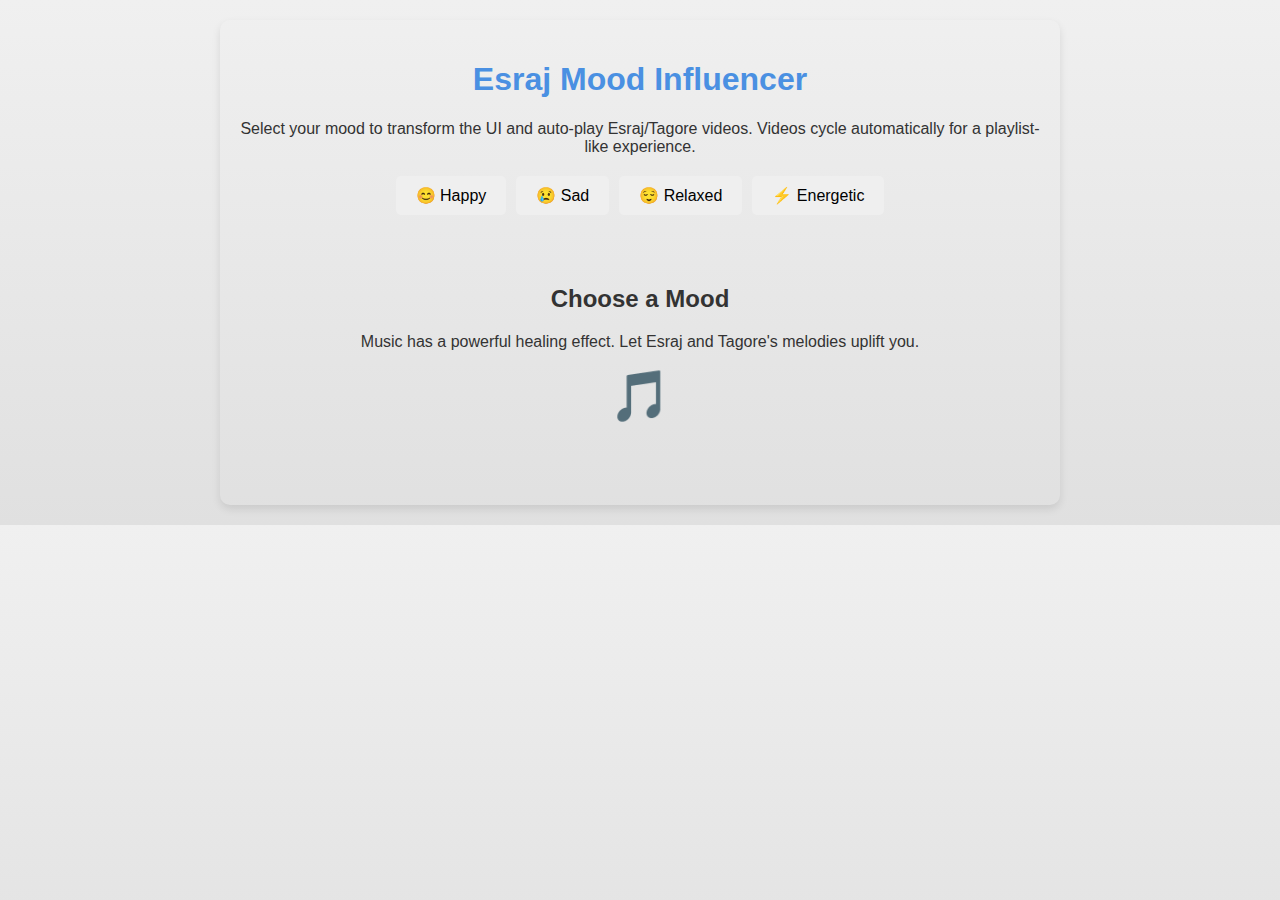
<file: esraj_moodinfluencer/index.html>
<!DOCTYPE html>
<html lang="en">
<head>
    <meta charset="UTF-8">
    <meta name="viewport" content="width=device-width, initial-scale=1.0">
    <title>Esraj Mood Influencer</title>
    <style>
        body {
            font-family: Arial, sans-serif;
            margin: 0;
            padding: 20px;
            transition: background 1s ease, color 1s ease;
            text-align: center;
            background: linear-gradient(to bottom, #f0f0f0, #e0e0e0);
            color: #333;
        }

        .container {
            max-width: 800px;
            margin: 0 auto;
            padding: 20px;
            border-radius: 10px;
            box-shadow: 0 4px 8px rgba(0, 0, 0, 0.1);
        }

        h1 {
            color: #4a90e2;
        }

        .mood-buttons {
            display: flex;
            justify-content: center;
            gap: 10px;
            margin: 20px 0;
        }

        button {
            padding: 10px 20px;
            font-size: 16px;
            border: none;
            border-radius: 5px;
            cursor: pointer;
            transition: transform 0.2s;
        }

        button:hover {
            transform: scale(1.05);
        }

        .mood-display {
            margin: 30px 0;
            padding: 20px;
            border-radius: 10px;
            transition: all 1s ease;
            animation: fadeIn 1s;
        }

        #mood-icon {
            font-size: 50px;
            margin: 10px 0;
            animation: pulse 2s infinite;
        }

        @keyframes fadeIn {
            from { opacity: 0; transform: translateY(20px); }
            to { opacity: 1; transform: translateY(0); }
        }

        @keyframes pulse {
            0%, 100% { transform: scale(1); }
            50% { transform: scale(1.1); }
        }

        /* Mood-specific themes */
        .happy {
            background: linear-gradient(to bottom, #ffeb3b, #ffc107);
            color: #333;
        }

        .sad {
            background: linear-gradient(to bottom, #90a4ae, #607d8b);
            color: #fff;
        }

        .relaxed {
            background: linear-gradient(to bottom, #a5d6a7, #66bb6a);
            color: #333;
        }

        .energetic {
            background: linear-gradient(to bottom, #ff5722, #d84315);
            color: #fff;
        }

        #video-container {
            margin-top: 20px;
            display: none;
            position: relative;
        }

        iframe {
            width: 100%;
            height: 400px;
            border: none;
            border-radius: 10px;
            pointer-events: none;
        }

        #video-container.show iframe {
            pointer-events: auto;
        }

        .overlay {
            position: absolute;
            top: 0;
            left: 0;
            width: 100%;
            height: 100%;
            background: rgba(0, 0, 0, 0.1);
            display: flex;
            align-items: center;
            justify-content: center;
            font-size: 18px;
            color: #fff;
            border-radius: 10px;
            pointer-events: none;
        }

        .restrict-note {
            font-size: 12px;
            color: #666;
            margin-top: 10px;
        }
    </style>
</head>
<body>
    <div class="container">
        <h1>Esraj Mood Influencer</h1>
        <p>Select your mood to transform the UI and auto-play Esraj/Tagore videos. Videos cycle automatically for a playlist-like experience.</p>
        
        <div class="mood-buttons">
            <button data-mood="happy">😊 Happy</button>
            <button data-mood="sad">😢 Sad</button>
            <button data-mood="relaxed">😌 Relaxed</button>
            <button data-mood="energetic">⚡ Energetic</button>
        </div>
        
        <div class="mood-display">
            <h2 id="mood-title">Choose a Mood</h2>
            <p id="mood-description">Music has a powerful healing effect. Let Esraj and Tagore's melodies uplift you.</p>
            <div id="mood-icon">🎵</div>
        </div>
        
        <div id="video-container">
            <iframe id="video-iframe" src="" allowfullscreen></iframe>
            <div class="overlay">Video Loading... Click to Interact if Needed</div>
            <p class="restrict-note">Note: View is restricted—no related videos or full navigation. Autoplay may require a click.</p>
        </div>
    </div>
    
    <script>
        const moods = {
            happy: {
                title: "Happy Vibes!",
                description: "Energize with upbeat Esraj melodies and Tagore's joyful songs.",
                icon: "🎉",
                videoIds: ["ipdTwtitRYQ"]  // Replace with real video IDs (e.g., Esraj happy videos)
            },
            sad: {
                title: "Sad & Reflective",
                description: "Heal with soothing Esraj and Tagore's melancholic compositions.",
                icon: "🌧️",
                videoIds: ["Qk-Jt7vBNHE"]  // Replace with real IDs
            },
            relaxed: {
                title: "Relaxed & Calm",
                description: "Unwind with Esraj's gentle tones and Tagore's serene songs.",
                icon: "🧘",
                videoIds: ["pd_b4dNJoDg"]  // Replace with real IDs
            },
            energetic: {
                title: "Energetic Burst!",
                description: "Get pumped with dynamic Esraj and Tagore-inspired rhythms.",
                icon: "🔥",
                videoIds: ["Nab5qHngOTY"]  // Replace with real IDs
            }
        };

        const moodDisplay = document.querySelector('.mood-display');
        const moodTitle = document.getElementById('mood-title');
        const moodDescription = document.getElementById('mood-description');
        const moodIcon = document.getElementById('mood-icon');
        const videoContainer = document.getElementById('video-container');
        const videoIframe = document.getElementById('video-iframe');
        let currentVideoIds = [];
        let currentIndex = 0;

        // Function to update UI and load/play videos
        function setMood(mood) {
            // Remove previous mood classes
            document.body.className = '';
            moodDisplay.className = 'mood-display';

            // Apply new mood
            document.body.classList.add(mood);
            moodDisplay.classList.add(mood);
            moodTitle.textContent = moods[mood].title;
            moodDescription.textContent = moods[mood].description;
            moodIcon.textContent = moods[mood].icon;

            // Load and play video sequence
            currentVideoIds = moods[mood].videoIds;
            currentIndex = 0;
            loadVideo(currentIndex);
            videoContainer.style.display = 'block';
            videoContainer.classList.add('show');
        }

        // Load a video from the array
        function loadVideo(index) {
            if (currentVideoIds[index]) {
                const videoUrl = `https://www.youtube.com/embed/${currentVideoIds[index]}?modestbranding=1&rel=0&controls=1&showinfo=0&iv_load_policy=3&fs=0&autoplay=1&mute=1&enablejsapi=1`;  // Restricted embed with API for auto-advance
                videoIframe.src = videoUrl;
            }
        }

        // Add event listeners to buttons
        document.querySelectorAll('.mood-buttons button').forEach(button => {
            button.addEventListener('click', () => {
                const mood = button.getAttribute('data-mood');
                setMood(mood);
            });
        });
    </script>
</body>
</html>
</file>
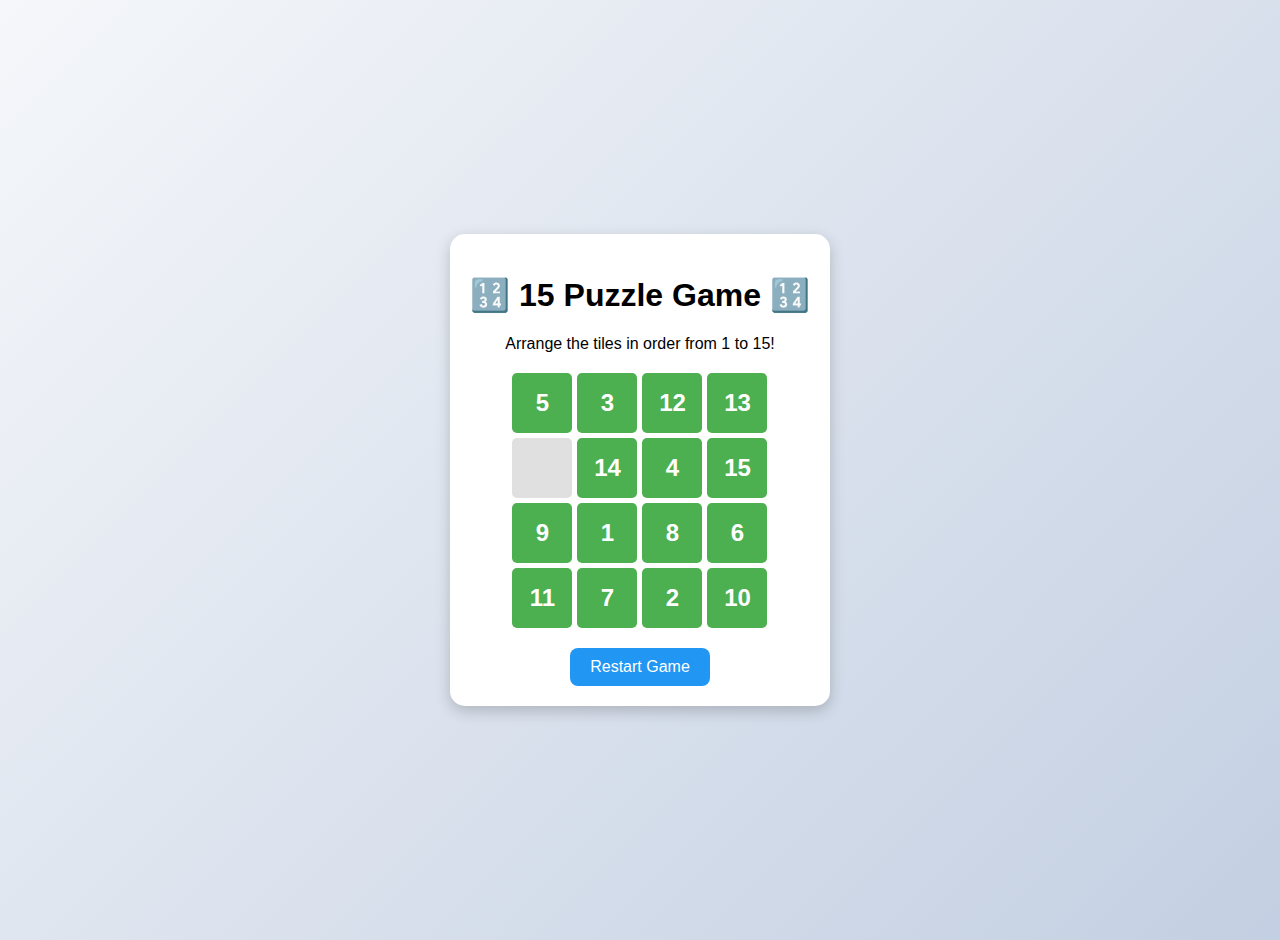
<file: projects/15 Sliding Puzzle/index.html>
<!DOCTYPE html>
<html lang="en">
<head>
  <meta charset="UTF-8">
  <meta name="viewport" content="width=device-width, initial-scale=1.0">
  <title>15 Puzzle Game</title>
  <link rel="stylesheet" href="style.css">
</head>
<body>
  <div class="container">
    <h1>🔢 15 Puzzle Game 🔢</h1>
    <p>Arrange the tiles in order from 1 to 15!</p>
    <div id="puzzle" class="puzzle"></div>
    <h2 id="message"></h2>
    <button id="restart">Restart Game</button>
  </div>

  <script src="script.js"></script>
</body>
</html>
</file>
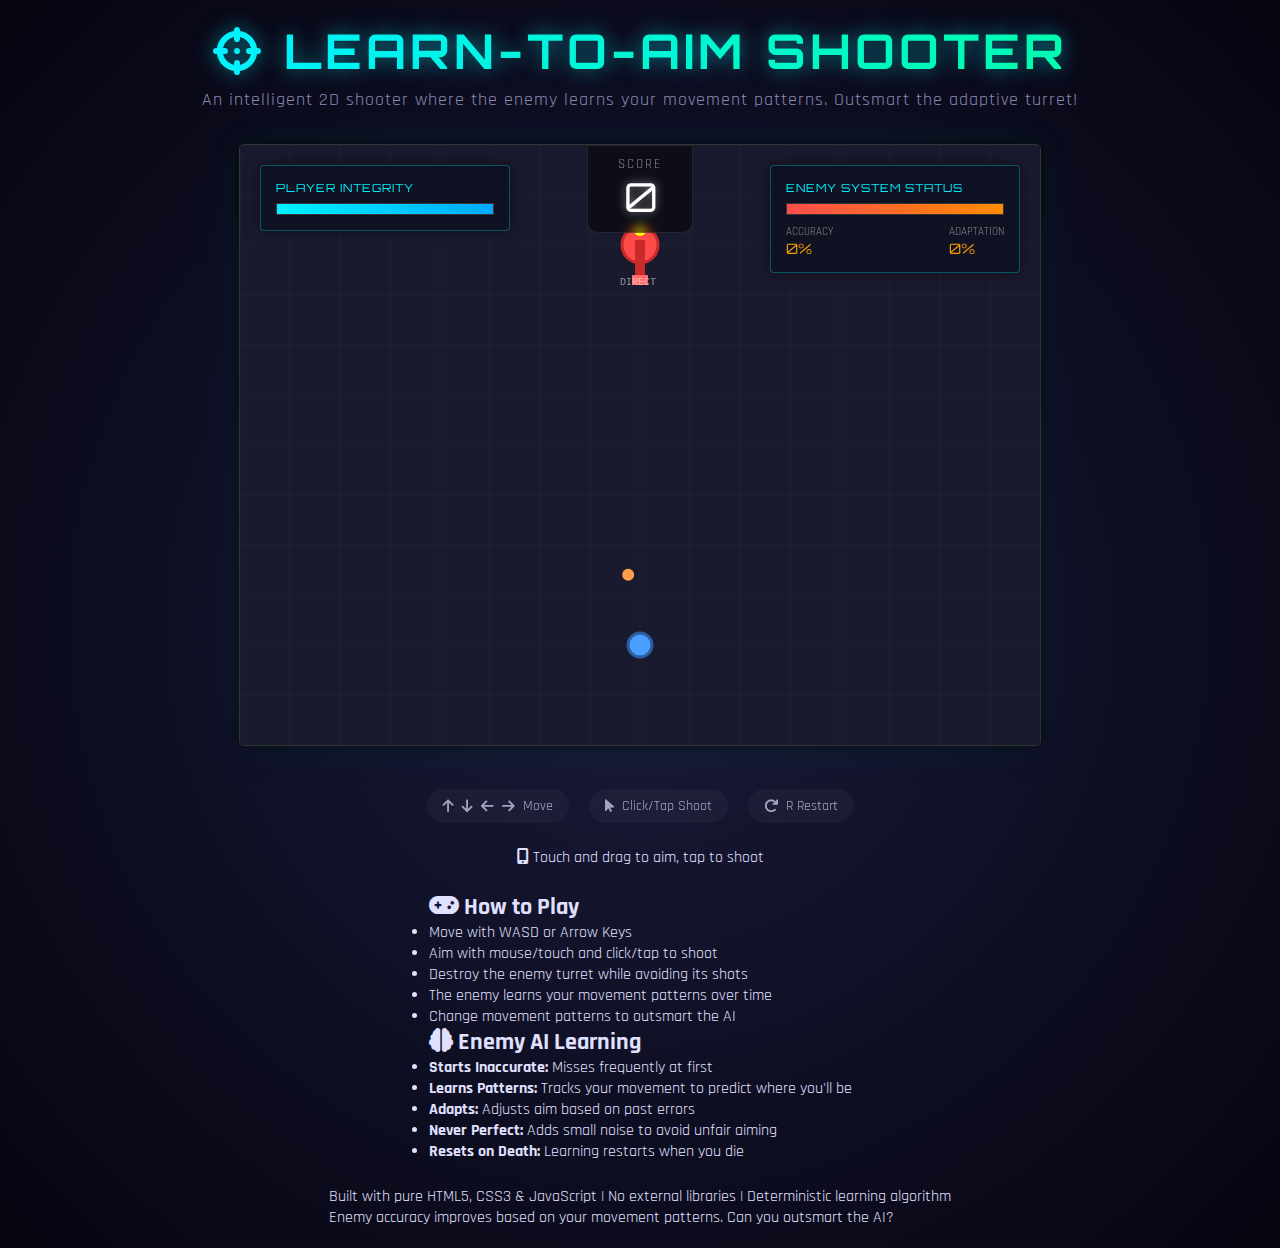
<file: projects/2dshooter/index.html>
<!DOCTYPE html>
<html lang="en">

<head>
    <meta charset="UTF-8">
    <meta name="viewport" content="width=device-width, initial-scale=1.0">
    <title>Learn-to-Aim Shooter | Intelligent 2D Shooter</title>
    <link rel="stylesheet" href="style.css">
    <link rel="stylesheet" href="https://cdnjs.cloudflare.com/ajax/libs/font-awesome/6.4.0/css/all.min.css">
</head>

<body>
    <div class="game-container">
        <header>
            <h1><i class="fas fa-crosshairs"></i> Learn-to-Aim Shooter</h1>
            <p class="subtitle">An intelligent 2D shooter where the enemy learns your movement patterns. Outsmart the
                adaptive turret!</p>
        </header>

        <div class="game-wrapper">
            <canvas id="gameCanvas"></canvas>

            <!-- NEW HUD OVERLAY -->
            <div id="ui-layer">
                <div class="hud-top-bar">
                    <div class="hud-group" id="player-stats">
                        <div class="hud-label">PLAYER INTEGRITY</div>
                        <div class="health-bar-container">
                            <div id="player-health-fill" class="health-fill" style="width: 100%;"></div>
                        </div>
                    </div>

                    <div class="hud-center">
                        <div class="score-display">
                            <span class="score-label">SCORE</span>
                            <span id="score-value">0</span>
                        </div>
                    </div>

                    <div class="hud-group" id="enemy-stats">
                        <div class="hud-label">ENEMY SYSTEM STATUS</div>
                        <div class="health-bar-container enemy-health">
                            <div id="enemy-health-fill" class="health-fill" style="width: 100%;"></div>
                        </div>
                        <div class="enemy-metrics">
                            <div class="metric">
                                <span>ACCURACY</span>
                                <span id="enemy-accuracy" class="metric-val">0%</span>
                            </div>
                            <div class="metric">
                                <span>ADAPTATION</span>
                                <span id="enemy-learning" class="metric-val">0%</span>
                            </div>
                        </div>
                    </div>
                </div>

                <div id="game-over-screen" class="hidden">
                    <h2 class="glitch-text">SYSTEM FAILURE</h2>
                    <div class="final-score">FINAL SCORE: <span id="final-score-val">0</span></div>
                    <button id="restart-btn" class="cyber-btn">REBOOT SYSTEM (R)</button>
                </div>
            </div>
        </div>

        <div class="controls">
            <div class="control-item"><i class="fas fa-arrow-up"></i> <i class="fas fa-arrow-down"></i> <i
                    class="fas fa-arrow-left"></i> <i class="fas fa-arrow-right"></i> Move</div>
            <div class="control-item"><i class="fas fa-mouse-pointer"></i> Click/Tap Shoot</div>
            <div class="control-item"><i class="fas fa-redo"></i> R Restart</div>
        </div>

        <div class="mobile-note">
            <i class="fas fa-mobile-alt"></i> Touch and drag to aim, tap to shoot
        </div>

        <div class="game-info">
            <div class="info-panel how-to-play">
                <h2><i class="fas fa-gamepad"></i> How to Play</h2>
                <ul>
                    <li>Move with WASD or Arrow Keys</li>
                    <li>Aim with mouse/touch and click/tap to shoot</li>
                    <li>Destroy the enemy turret while avoiding its shots</li>
                    <li>The enemy learns your movement patterns over time</li>
                    <li>Change movement patterns to outsmart the AI</li>
                </ul>
            </div>

            <div class="info-panel learning-explanation">
                <h2><i class="fas fa-brain"></i> Enemy AI Learning</h2>
                <ul>
                    <li><strong>Starts Inaccurate:</strong> Misses frequently at first</li>
                    <li><strong>Learns Patterns:</strong> Tracks your movement to predict where you'll be</li>
                    <li><strong>Adapts:</strong> Adjusts aim based on past errors</li>
                    <li><strong>Never Perfect:</strong> Adds small noise to avoid unfair aiming</li>
                    <li><strong>Resets on Death:</strong> Learning restarts when you die</li>
                </ul>
            </div>
        </div>

        <footer>
            <p>Built with pure HTML5, CSS3 & JavaScript | No external libraries | Deterministic learning algorithm</p>
            <p>Enemy accuracy improves based on your movement patterns. Can you outsmart the AI?</p>
        </footer>
    </div>

    <!-- JavaScript Files -->
    <script src="constants.js"></script>
    <script src="utils.js"></script>
    <script src="player.js"></script>
    <script src="enemy.js"></script>
    <script src="game.js"></script>
</body>

</html>
</file>
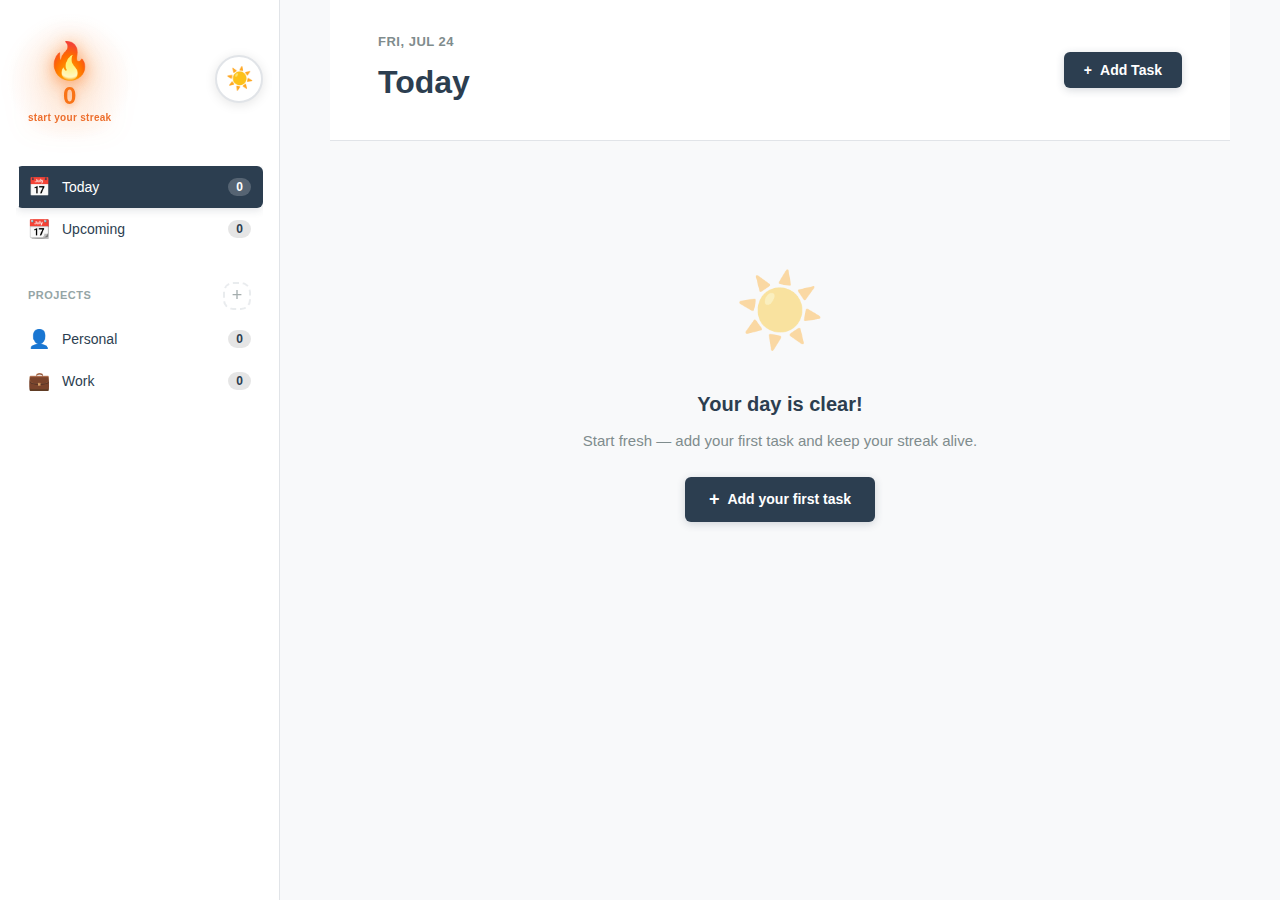
<file: projects/Advanced To-Do App/index.html>
<!DOCTYPE html>
<html lang="en">
  <head>
    <meta charset="UTF-8" />
    <meta name="viewport" content="width=device-width, initial-scale=1.0" />
    <title>Advanced To-Do App</title>
    <link rel="stylesheet" href="style.css" />
    <link rel="stylesheet" href="components.css" />
  </head>
  <body>
    <div class="app-container">
      <!-- Sidebar -->
      <aside class="sidebar">
        <div class="sidebar-header">
          <div class="streak-indicator" id="streakIndicator">
            <div class="streak-flame">🔥</div>
            <div class="streak-number" id="streakCount">0</div>
            <div class="streak-label">day streak!</div>
          </div>
          <!-- Theme Toggle -->
          <button
            class="theme-toggle"
            id="themeToggle"
            aria-label="Toggle theme"
          >
            <span class="theme-icon-light">☀️</span>
            <span class="theme-icon-dark">🌙</span>
          </button>
        </div>

        <nav class="sidebar-nav">
          <div class="nav-section">
            <button class="nav-item active" data-filter="today">
              <span class="nav-icon">📅</span>
              <span class="nav-label">Today</span>
              <span class="nav-count" id="todayCount">0</span>
            </button>
            <button class="nav-item" data-filter="upcoming">
              <span class="nav-icon">📆</span>
              <span class="nav-label">Upcoming</span>
              <span class="nav-count" id="upcomingCount">0</span>
            </button>
          </div>

          <div class="nav-section">
            <div class="section-header">
              <span>Projects</span>
              <button
                class="add-project-btn"
                id="addProjectBtn"
                aria-label="Add new project"
              >
                +
              </button>
            </div>
            <div id="projectsList"></div>
          </div>
        </nav>
      </aside>

      <!-- Main Content -->
      <main class="main-content">
        <header class="content-header">
          <div class="header-content">
            <div class="header-date" id="headerDate">Mon, 11 Jan</div>
            <h1 class="page-title" id="pageTitle">Today</h1>
          </div>
          <button class="btn-primary" id="addTaskBtn">
            <span>+</span> Add Task
          </button>
        </header>

        <div class="tasks-container" id="tasksContainer">
          <!-- Tasks will be rendered here -->
        </div>
      </main>
    </div>

    <!-- Add/Edit Task Modal -->
    <div class="modal" id="taskModal">
      <div class="modal-overlay" id="modalOverlay"></div>
      <div class="modal-content">
        <div class="modal-header">
          <h2 id="modalTitle">Add Task</h2>
          <button class="modal-close" id="modalClose" aria-label="Close">
            &times;
          </button>
        </div>
        <div class="modal-body">
          <div class="form-group">
            <label for="taskName">Task Name</label>
            <input
              type="text"
              id="taskName"
              placeholder="Enter task name"
              autocomplete="off"
            />
          </div>

          <div class="form-row">
            <div class="form-group">
              <label for="taskProject">Project</label>
              <select id="taskProject">
                <option value="personal">Personal</option>
                <option value="work">Work</option>
              </select>
            </div>

            <div class="form-group">
              <label for="taskPriority">Priority</label>
              <select id="taskPriority">
                <option value="low">Low</option>
                <option value="medium">Medium</option>
                <option value="high">High</option>
              </select>
            </div>
          </div>

          <div class="form-group">
            <label for="taskDate">Due Date</label>
            <input
              type="text"
              id="taskDate"
              placeholder="Select date"
              readonly
            />
          </div>

          <div class="form-group">
            <label for="taskDescription">Description (Optional)</label>
            <textarea
              id="taskDescription"
              rows="3"
              placeholder="Add description..."
            ></textarea>
          </div>
        </div>
        <div class="modal-footer">
          <button class="btn-secondary" id="modalCancel">Cancel</button>
          <button class="btn-primary" id="modalSave">Save</button>
        </div>
      </div>
    </div>

    <!-- Calendar Modal -->
    <div class="modal" id="calendarModal">
      <div class="modal-overlay" id="calendarOverlay"></div>
      <div class="modal-content calendar-modal">
        <div class="calendar-header">
          <button class="calendar-nav" id="prevMonth">‹</button>
          <h3 id="calendarTitle">January 2026</h3>
          <button class="calendar-nav" id="nextMonth">›</button>
        </div>
        <div class="calendar-grid" id="calendarGrid"></div>
      </div>
    </div>

    <!-- Celebration Popup -->
    <div class="celebration" id="celebration">
      <div class="celebration-content">
        <div class="celebration-emoji">🎉</div>
        <h3>Great Job!</h3>
        <p>You've completed all tasks for today!</p>
      </div>
    </div>

    <script src="storage.js"></script>
    <script src="calendar.js"></script>
    <script src="tasks.js"></script>
    <script src="app.js"></script>
  </body>
</html>
</file>
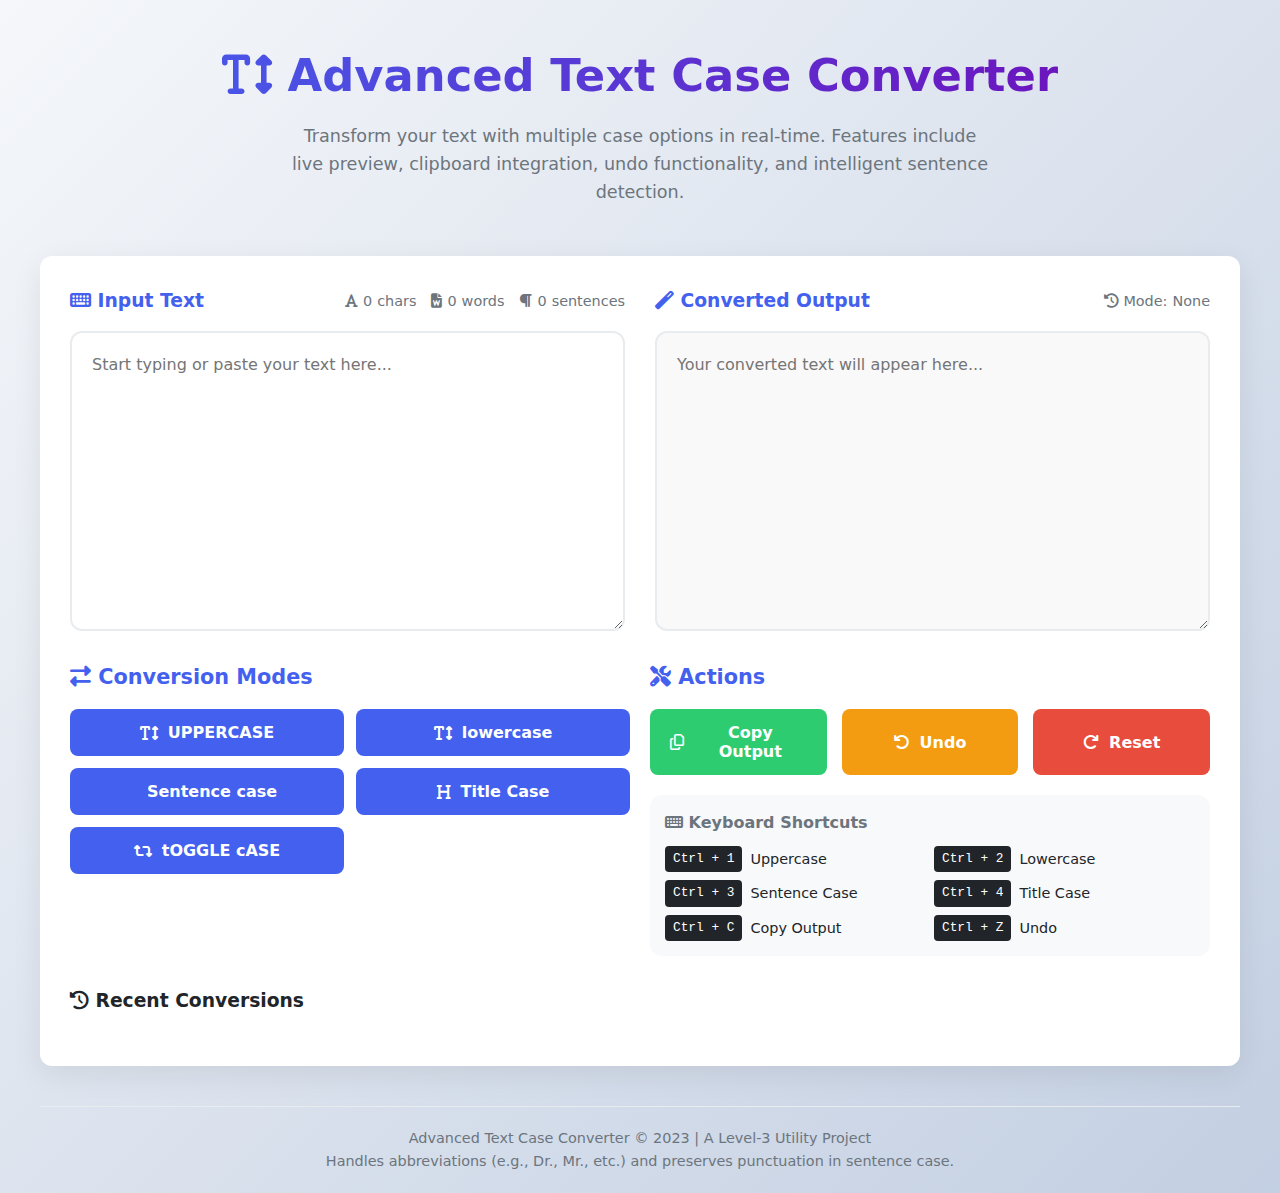
<file: projects/Advanced_TextCaseConverter_live_processing_clipboard_integration/index.html>
<!DOCTYPE html>
<html lang="en">
<head>
    <meta charset="UTF-8">
    <meta name="viewport" content="width=device-width, initial-scale=1.0">
    <title>Advanced Text Case Converter</title>
    <link rel="stylesheet" href="https://cdnjs.cloudflare.com/ajax/libs/font-awesome/6.4.0/css/all.min.css">
    <style>
        :root {
            --primary: #4361ee;
            --primary-dark: #3a56d4;
            --secondary: #7209b7;
            --success: #2ecc71;
            --danger: #e74c3c;
            --warning: #f39c12;
            --light: #f8f9fa;
            --dark: #212529;
            --gray: #6c757d;
            --gray-light: #e9ecef;
            --border-radius: 12px;
            --shadow: 0 8px 30px rgba(0, 0, 0, 0.08);
            --transition: all 0.3s cubic-bezier(0.25, 0.8, 0.25, 1);
        }

        * {
            margin: 0;
            padding: 0;
            box-sizing: border-box;
            font-family: 'Segoe UI', system-ui, sans-serif;
        }

        body {
            background: linear-gradient(135deg, #f5f7fa 0%, #c3cfe2 100%);
            color: var(--dark);
            min-height: 100vh;
            padding: 20px;
            line-height: 1.6;
        }

        .container {
            max-width: 1200px;
            margin: 0 auto;
        }

        header {
            text-align: center;
            margin-bottom: 30px;
            padding: 20px;
            animation: fadeIn 0.8s ease-out;
        }

        h1 {
            color: var(--primary);
            font-size: 2.8rem;
            margin-bottom: 10px;
            background: linear-gradient(90deg, var(--primary), var(--secondary));
            -webkit-background-clip: text;
            background-clip: text;
            color: transparent;
        }

        .subtitle {
            color: var(--gray);
            font-size: 1.1rem;
            max-width: 700px;
            margin: 0 auto;
        }

        .app-card {
            background: white;
            border-radius: var(--border-radius);
            box-shadow: var(--shadow);
            padding: 30px;
            margin-bottom: 30px;
            animation: slideUp 0.5s ease-out;
            transition: var(--transition);
        }

        .app-card:hover {
            box-shadow: 0 12px 40px rgba(0, 0, 0, 0.12);
        }

        .main-grid {
            display: grid;
            grid-template-columns: 1fr 1fr;
            gap: 30px;
            margin-bottom: 30px;
        }

        @media (max-width: 992px) {
            .main-grid {
                grid-template-columns: 1fr;
            }
        }

        .text-area-container {
            display: flex;
            flex-direction: column;
            height: 100%;
        }

        .text-area-label {
            display: flex;
            justify-content: space-between;
            align-items: center;
            margin-bottom: 15px;
        }

        .text-area-label h3 {
            color: var(--primary);
        }

        .stats {
            display: flex;
            gap: 15px;
            font-size: 0.9rem;
            color: var(--gray);
        }

        .stat-item {
            display: flex;
            align-items: center;
            gap: 5px;
        }

        textarea {
            width: 100%;
            height: 300px;
            padding: 20px;
            border: 2px solid var(--gray-light);
            border-radius: var(--border-radius);
            font-size: 1rem;
            resize: vertical;
            transition: var(--transition);
            line-height: 1.5;
        }

        textarea:focus {
            outline: none;
            border-color: var(--primary);
            box-shadow: 0 0 0 3px rgba(67, 97, 238, 0.15);
        }

        #outputText {
            background-color: #f9f9f9;
        }

        .controls-section {
            display: flex;
            flex-wrap: wrap;
            gap: 20px;
            margin-bottom: 30px;
        }

        .controls-group {
            flex: 1;
            min-width: 250px;
        }

        .controls-group h3 {
            margin-bottom: 15px;
            color: var(--primary);
            font-size: 1.3rem;
        }

        .case-buttons {
            display: grid;
            grid-template-columns: repeat(auto-fill, minmax(180px, 1fr));
            gap: 12px;
        }

        .btn {
            padding: 14px 20px;
            border: none;
            border-radius: 8px;
            font-weight: 600;
            cursor: pointer;
            transition: var(--transition);
            display: flex;
            align-items: center;
            justify-content: center;
            gap: 10px;
            font-size: 1rem;
        }

        .btn-primary {
            background-color: var(--primary);
            color: white;
        }

        .btn-primary:hover {
            background-color: var(--primary-dark);
            transform: translateY(-2px);
        }

        .btn-secondary {
            background-color: var(--gray-light);
            color: var(--dark);
        }

        .btn-secondary:hover {
            background-color: #dde1e7;
            transform: translateY(-2px);
        }

        .btn-success {
            background-color: var(--success);
            color: white;
        }

        .btn-success:hover {
            background-color: #27ae60;
            transform: translateY(-2px);
        }

        .btn-danger {
            background-color: var(--danger);
            color: white;
        }

        .btn-danger:hover {
            background-color: #c0392b;
            transform: translateY(-2px);
        }

        .btn-warning {
            background-color: var(--warning);
            color: white;
        }

        .btn-warning:hover {
            background-color: #e67e22;
            transform: translateY(-2px);
        }

        .btn.active {
            transform: scale(0.98);
            box-shadow: inset 0 2px 4px rgba(0, 0, 0, 0.1);
        }

        .action-buttons {
            display: flex;
            flex-wrap: wrap;
            gap: 15px;
            margin-top: 10px;
        }

        .action-buttons .btn {
            flex: 1;
            min-width: 120px;
        }

        .shortcuts {
            background-color: #f8f9fa;
            padding: 15px;
            border-radius: var(--border-radius);
            margin-top: 20px;
        }

        .shortcuts h4 {
            margin-bottom: 10px;
            color: var(--gray);
        }

        .shortcut-list {
            display: grid;
            grid-template-columns: repeat(auto-fill, minmax(200px, 1fr));
            gap: 8px;
            font-size: 0.9rem;
        }

        .shortcut-item {
            display: flex;
            align-items: center;
            gap: 8px;
        }

        .shortcut-key {
            background: var(--dark);
            color: white;
            padding: 3px 8px;
            border-radius: 4px;
            font-size: 0.8rem;
            font-family: monospace;
        }

        .notification {
            position: fixed;
            top: 30px;
            right: 30px;
            padding: 15px 25px;
            border-radius: 8px;
            color: white;
            font-weight: 500;
            box-shadow: 0 5px 15px rgba(0, 0, 0, 0.1);
            z-index: 1000;
            opacity: 0;
            transform: translateX(100px);
            transition: opacity 0.3s, transform 0.3s;
        }

        .notification.show {
            opacity: 1;
            transform: translateX(0);
        }

        .notification-success {
            background-color: var(--success);
        }

        .notification-error {
            background-color: var(--danger);
        }

        .notification-info {
            background-color: var(--primary);
        }

        .history-section {
            margin-top: 30px;
        }

        .history-list {
            display: flex;
            gap: 10px;
            overflow-x: auto;
            padding: 10px 0;
        }

        .history-item {
            background: var(--gray-light);
            padding: 8px 15px;
            border-radius: 20px;
            font-size: 0.9rem;
            cursor: pointer;
            transition: var(--transition);
            white-space: nowrap;
        }

        .history-item:hover {
            background: var(--primary);
            color: white;
        }

        .footer {
            text-align: center;
            margin-top: 40px;
            color: var(--gray);
            font-size: 0.9rem;
            padding-top: 20px;
            border-top: 1px solid var(--gray-light);
        }

        @keyframes fadeIn {
            from { opacity: 0; }
            to { opacity: 1; }
        }

        @keyframes slideUp {
            from { 
                opacity: 0;
                transform: translateY(30px);
            }
            to { 
                opacity: 1;
                transform: translateY(0);
            }
        }

        @keyframes pulse {
            0% { transform: scale(1); }
            50% { transform: scale(1.05); }
            100% { transform: scale(1); }
        }

        .pulse {
            animation: pulse 0.3s ease-in-out;
        }

        /* Responsive adjustments */
        @media (max-width: 768px) {
            h1 {
                font-size: 2rem;
            }
            
            .app-card {
                padding: 20px;
            }
            
            .case-buttons {
                grid-template-columns: repeat(auto-fill, minmax(150px, 1fr));
            }
            
            .btn {
                padding: 12px 15px;
                font-size: 0.9rem;
            }
            
            .notification {
                top: 20px;
                right: 20px;
                left: 20px;
                text-align: center;
            }
        }

        @media (max-width: 480px) {
            .case-buttons {
                grid-template-columns: 1fr;
            }
            
            .action-buttons .btn {
                min-width: 100%;
            }
        }
    </style>
</head>
<body>
    <div class="container">
        <header>
            <h1><i class="fas fa-text-height"></i> Advanced Text Case Converter</h1>
            <p class="subtitle">Transform your text with multiple case options in real-time. Features include live preview, clipboard integration, undo functionality, and intelligent sentence detection.</p>
        </header>

        <main>
            <div class="app-card">
                <div class="main-grid">
                    <div class="text-area-container">
                        <div class="text-area-label">
                            <h3><i class="fas fa-keyboard"></i> Input Text</h3>
                            <div class="stats">
                                <div class="stat-item" id="charCount">
                                    <i class="fas fa-font"></i> <span>0</span> chars
                                </div>
                                <div class="stat-item" id="wordCount">
                                    <i class="fas fa-file-word"></i> <span>0</span> words
                                </div>
                                <div class="stat-item" id="sentenceCount">
                                    <i class="fas fa-paragraph"></i> <span>0</span> sentences
                                </div>
                            </div>
                        </div>
                        <textarea id="inputText" placeholder="Start typing or paste your text here..."></textarea>
                    </div>
                    
                    <div class="text-area-container">
                        <div class="text-area-label">
                            <h3><i class="fas fa-magic"></i> Converted Output</h3>
                            <div class="stats">
                                <div class="stat-item">
                                    <i class="fas fa-history"></i> Mode: <span id="currentMode">None</span>
                                </div>
                            </div>
                        </div>
                        <textarea id="outputText" readonly placeholder="Your converted text will appear here..."></textarea>
                    </div>
                </div>

                <div class="controls-section">
                    <div class="controls-group">
                        <h3><i class="fas fa-exchange-alt"></i> Conversion Modes</h3>
                        <div class="case-buttons">
                            <button class="btn btn-primary" data-mode="uppercase">
                                <i class="fas fa-text-height"></i> UPPERCASE
                            </button>
                            <button class="btn btn-primary" data-mode="lowercase">
                                <i class="fas fa-text-height"></i> lowercase
                            </button>
                            <button class="btn btn-primary" data-mode="sentence">
                                <i class="fas fa-sentence"></i> Sentence case
                            </button>
                            <button class="btn btn-primary" data-mode="title">
                                <i class="fas fa-heading"></i> Title Case
                            </button>
                            <button class="btn btn-primary" data-mode="toggle">
                                <i class="fas fa-retweet"></i> tOGGLE cASE
                            </button>
                        </div>
                    </div>
                    
                    <div class="controls-group">
                        <h3><i class="fas fa-tools"></i> Actions</h3>
                        <div class="action-buttons">
                            <button class="btn btn-success" id="copyBtn">
                                <i class="far fa-copy"></i> Copy Output
                            </button>
                            <button class="btn btn-warning" id="undoBtn">
                                <i class="fas fa-undo"></i> Undo
                            </button>
                            <button class="btn btn-danger" id="resetBtn">
                                <i class="fas fa-redo"></i> Reset
                            </button>
                        </div>
                        
                        <div class="shortcuts">
                            <h4><i class="fas fa-keyboard"></i> Keyboard Shortcuts</h4>
                            <div class="shortcut-list">
                                <div class="shortcut-item">
                                    <span class="shortcut-key">Ctrl + 1</span> Uppercase
                                </div>
                                <div class="shortcut-item">
                                    <span class="shortcut-key">Ctrl + 2</span> Lowercase
                                </div>
                                <div class="shortcut-item">
                                    <span class="shortcut-key">Ctrl + 3</span> Sentence Case
                                </div>
                                <div class="shortcut-item">
                                    <span class="shortcut-key">Ctrl + 4</span> Title Case
                                </div>
                                <div class="shortcut-item">
                                    <span class="shortcut-key">Ctrl + C</span> Copy Output
                                </div>
                                <div class="shortcut-item">
                                    <span class="shortcut-key">Ctrl + Z</span> Undo
                                </div>
                            </div>
                        </div>
                    </div>
                </div>
                
                <div class="history-section">
                    <h3><i class="fas fa-history"></i> Recent Conversions</h3>
                    <div class="history-list" id="historyList">
                        <!-- History items will be added here dynamically -->
                    </div>
                </div>
            </div>
        </main>
        
        <footer class="footer">
            <p>Advanced Text Case Converter &copy; 2023 | A Level-3 Utility Project</p>
            <p>Handles abbreviations (e.g., Dr., Mr., etc.) and preserves punctuation in sentence case.</p>
        </footer>
    </div>

    <div id="notification" class="notification"></div>

    <script>
        // State management
        const state = {
            currentMode: null,
            originalText: '',
            convertedText: '',
            history: [],
            currentHistoryIndex: -1
        };

        // DOM elements
        const inputText = document.getElementById('inputText');
        const outputText = document.getElementById('outputText');
        const charCount = document.getElementById('charCount').querySelector('span');
        const wordCount = document.getElementById('wordCount').querySelector('span');
        const sentenceCount = document.getElementById('sentenceCount').querySelector('span');
        const currentMode = document.getElementById('currentMode');
        const copyBtn = document.getElementById('copyBtn');
        const undoBtn = document.getElementById('undoBtn');
        const resetBtn = document.getElementById('resetBtn');
        const caseButtons = document.querySelectorAll('.case-buttons .btn');
        const historyList = document.getElementById('historyList');
        const notification = document.getElementById('notification');

        // Abbreviations to preserve in sentence case
        const abbreviations = ['dr.', 'mr.', 'mrs.', 'ms.', 'prof.', 'rev.', 'hon.', 'st.', 'ave.', 'blvd.', 'e.g.', 'i.e.', 'etc.', 'vs.', 'dept.', 'univ.', 'assn.', 'bldg.', 'co.', 'corp.', 'inc.', 'ltd.', 'jr.', 'sr.'];

        // Initialize
        function init() {
            setupEventListeners();
            updateStats();
            
            // Load from localStorage if available
            const savedText = localStorage.getItem('textCaseConverter_input');
            if (savedText) {
                inputText.value = savedText;
                state.originalText = savedText;
                processInput();
            }
        }

        // Set up event listeners
        function setupEventListeners() {
            // Input text event
            inputText.addEventListener('input', () => {
                state.originalText = inputText.value;
                localStorage.setItem('textCaseConverter_input', state.originalText);
                processInput();
                updateStats();
            });

            // Case buttons
            caseButtons.forEach(button => {
                button.addEventListener('click', () => {
                    const mode = button.dataset.mode;
                    setActiveMode(mode);
                });
            });

            // Action buttons
            copyBtn.addEventListener('click', copyToClipboard);
            undoBtn.addEventListener('click', undo);
            resetBtn.addEventListener('click', reset);

            // Keyboard shortcuts
            document.addEventListener('keydown', handleKeyboardShortcuts);
        }

        // Handle keyboard shortcuts
        function handleKeyboardShortcuts(e) {
            // Check for Ctrl key (or Cmd on Mac)
            if (e.ctrlKey || e.metaKey) {
                e.preventDefault();
                
                switch(e.key) {
                    case '1':
                        setActiveMode('uppercase');
                        break;
                    case '2':
                        setActiveMode('lowercase');
                        break;
                    case '3':
                        setActiveMode('sentence');
                        break;
                    case '4':
                        setActiveMode('title');
                        break;
                    case 'c':
                        copyToClipboard();
                        break;
                    case 'z':
                        if (e.shiftKey) {
                            redo();
                        } else {
                            undo();
                        }
                        break;
                }
            }
        }

        // Process input text based on current mode
        function processInput() {
            if (!state.currentMode || state.originalText.trim() === '') {
                outputText.value = state.originalText;
                state.convertedText = state.originalText;
                return;
            }

            let result = state.originalText;
            
            switch(state.currentMode) {
                case 'uppercase':
                    result = convertToUpperCase(state.originalText);
                    break;
                case 'lowercase':
                    result = convertToLowerCase(state.originalText);
                    break;
                case 'sentence':
                    result = convertToSentenceCase(state.originalText);
                    break;
                case 'title':
                    result = convertToTitleCase(state.originalText);
                    break;
                case 'toggle':
                    result = convertToToggleCase(state.originalText);
                    break;
            }
            
            outputText.value = result;
            state.convertedText = result;
            
            // Add to history
            addToHistory(state.currentMode, result);
        }

        // Set active mode and update UI
        function setActiveMode(mode) {
            // Remove active class from all buttons
            caseButtons.forEach(button => {
                button.classList.remove('active');
            });
            
            // Add active class to clicked button
            const activeButton = document.querySelector(`[data-mode="${mode}"]`);
            activeButton.classList.add('active');
            activeButton.classList.add('pulse');
            setTimeout(() => activeButton.classList.remove('pulse'), 300);
            
            // Update state and UI
            state.currentMode = mode;
            currentMode.textContent = mode.charAt(0).toUpperCase() + mode.slice(1);
            
            // Process input with new mode
            processInput();
        }

        // Conversion functions
        function convertToUpperCase(text) {
            return text.toUpperCase();
        }

        function convertToLowerCase(text) {
            return text.toLowerCase();
        }

        function convertToSentenceCase(text) {
            // Split by sentence endings (. ! ?) but preserve abbreviations
            const sentences = text.split(/(?<=[.!?])\s+/);
            return sentences.map(sentence => {
                if (sentence.trim() === '') return sentence;
                
                // Check if this "sentence" is actually an abbreviation
                const lowerSentence = sentence.toLowerCase();
                const isAbbreviation = abbreviations.some(abbr => 
                    lowerSentence.includes(abbr) && 
                    (lowerSentence.endsWith(abbr) || lowerSentence.includes(abbr + ' '))
                );
                
                if (isAbbreviation && sentence.length < 50) {
                    // Don't capitalize abbreviations that might not be actual sentences
                    return sentence;
                }
                
                // Capitalize first letter of sentence
                return sentence.charAt(0).toUpperCase() + sentence.slice(1).toLowerCase();
            }).join(' ');
        }

        function convertToTitleCase(text) {
            const stopWords = ['a', 'an', 'and', 'the', 'but', 'or', 'for', 'nor', 'on', 'at', 'to', 'by', 'of', 'in', 'with'];
            
            return text.split(' ').map((word, index) => {
                // Always capitalize first and last word
                if (index === 0 || index === text.split(' ').length - 1) {
                    return word.charAt(0).toUpperCase() + word.slice(1).toLowerCase();
                }
                
                // Don't capitalize stop words
                if (stopWords.includes(word.toLowerCase())) {
                    return word.toLowerCase();
                }
                
                // Capitalize all other words
                return word.charAt(0).toUpperCase() + word.slice(1).toLowerCase();
            }).join(' ');
        }

        function convertToToggleCase(text) {
            return text.split('').map(char => {
                if (char === char.toUpperCase()) {
                    return char.toLowerCase();
                } else {
                    return char.toUpperCase();
                }
            }).join('');
        }

        // Update statistics
        function updateStats() {
            const text = inputText.value;
            
            // Character count
            charCount.textContent = text.length;
            
            // Word count (handle multiple spaces and line breaks)
            const words = text.trim().split(/\s+/).filter(word => word.length > 0);
            wordCount.textContent = words.length;
            
            // Sentence count (simplified)
            const sentences = text.split(/[.!?]+/).filter(sentence => sentence.trim().length > 0);
            sentenceCount.textContent = sentences.length || 0;
        }

        // Copy to clipboard
        async function copyToClipboard() {
            if (!state.convertedText) {
                showNotification('No text to copy!', 'error');
                return;
            }
            
            try {
                await navigator.clipboard.writeText(state.convertedText);
                showNotification('Copied to clipboard!', 'success');
                copyBtn.classList.add('pulse');
                setTimeout(() => copyBtn.classList.remove('pulse'), 300);
            } catch (err) {
                console.error('Failed to copy: ', err);
                showNotification('Failed to copy to clipboard', 'error');
            }
        }

        // Undo functionality
        function undo() {
            if (state.currentHistoryIndex > 0) {
                state.currentHistoryIndex--;
                const historyItem = state.history[state.currentHistoryIndex];
                outputText.value = historyItem.text;
                state.convertedText = historyItem.text;
                setActiveMode(historyItem.mode);
                showNotification('Undo applied', 'info');
                
                // Pulse undo button
                undoBtn.classList.add('pulse');
                setTimeout(() => undoBtn.classList.remove('pulse'), 300);
            } else {
                showNotification('Nothing to undo', 'info');
            }
            
            updateHistoryDisplay();
        }

        // Redo functionality
        function redo() {
            if (state.currentHistoryIndex < state.history.length - 1) {
                state.currentHistoryIndex++;
                const historyItem = state.history[state.currentHistoryIndex];
                outputText.value = historyItem.text;
                state.convertedText = historyItem.text;
                setActiveMode(historyItem.mode);
                showNotification('Redo applied', 'info');
            } else {
                showNotification('Nothing to redo', 'info');
            }
            
            updateHistoryDisplay();
        }

        // Reset functionality
        function reset() {
            inputText.value = '';
            outputText.value = '';
            state.originalText = '';
            state.convertedText = '';
            state.currentMode = null;
            state.history = [];
            state.currentHistoryIndex = -1;
            
            // Remove active class from all buttons
            caseButtons.forEach(button => button.classList.remove('active'));
            
            // Update UI
            currentMode.textContent = 'None';
            updateStats();
            updateHistoryDisplay();
            localStorage.removeItem('textCaseConverter_input');
            
            showNotification('All text cleared', 'info');
            
            // Pulse reset button
            resetBtn.classList.add('pulse');
            setTimeout(() => resetBtn.classList.remove('pulse'), 300);
        }

        // Add conversion to history
        function addToHistory(mode, text) {
            // Only add if different from last history item
            if (state.history.length === 0 || 
                state.history[state.history.length - 1].text !== text) {
                
                state.history.push({
                    mode: mode,
                    text: text,
                    timestamp: new Date().toLocaleTimeString()
                });
                
                // Keep only last 10 items
                if (state.history.length > 10) {
                    state.history.shift();
                }
                
                state.currentHistoryIndex = state.history.length - 1;
                updateHistoryDisplay();
            }
        }

        // Update history display
        function updateHistoryDisplay() {
            historyList.innerHTML = '';
            
            state.history.forEach((item, index) => {
                const historyItem = document.createElement('div');
                historyItem.className = 'history-item';
                historyItem.textContent = `${item.mode}: ${item.text.substring(0, 30)}${item.text.length > 30 ? '...' : ''}`;
                
                // Highlight current history item
                if (index === state.currentHistoryIndex) {
                    historyItem.style.backgroundColor = 'var(--primary)';
                    historyItem.style.color = 'white';
                }
                
                historyItem.addEventListener('click', () => {
                    state.currentHistoryIndex = index;
                    outputText.value = item.text;
                    state.convertedText = item.text;
                    setActiveMode(item.mode);
                    updateHistoryDisplay();
                });
                
                historyList.appendChild(historyItem);
            });
        }

        // Show notification
        function showNotification(message, type) {
            notification.textContent = message;
            notification.className = `notification notification-${type}`;
            notification.classList.add('show');
            
            setTimeout(() => {
                notification.classList.remove('show');
            }, 3000);
        }

        // Initialize the app
        window.addEventListener('DOMContentLoaded', init);
    </script>
</body>
</html>
</file>
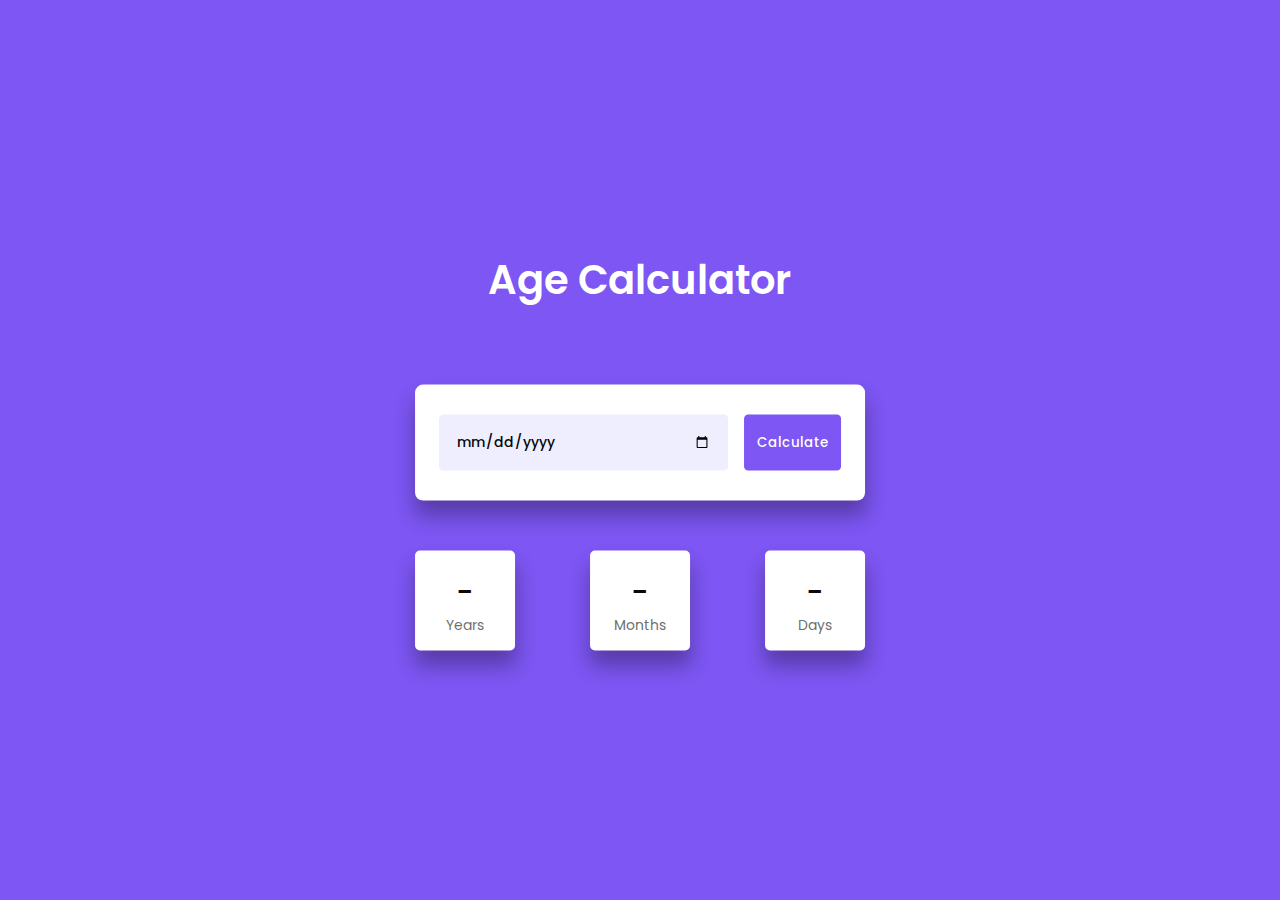
<file: projects/age-calculator-app/index.html>
<!DOCTYPE html>
<html lang="en">
<head>
    <meta charset="UTF-8">
    <meta name="viewport" content="width=device-width, initial-scale=1.0">
    <title>Age Calculator</title>
    <link
      href="https://fonts.googleapis.com/css2?family=Poppins:wght@400;500&display=swap"
      rel="stylesheet"
    />
    <!-- Stylesheet -->
    <link rel="stylesheet" href="style.css" />

</head>
<body>
    <div class="container">
        <h1>Age Calculator</h1>
        <div class="input-wrapper">
            <input type="date" id="date-input">
            <button id="calc-age-btn">Calculate</button>
        </div>
        <div class="output-wrapper">
            <div>
                <span id="years">-</span>
                <p>Years</p>
            </div>
            <div>
                <span id="months">-</span>
                <p>Months</p>
            </div>
            <div>
                <span id="days">-</span>
                <p>Days</p>
            </div>
        </div>
        
    </div>
    <script src="app.js"></script>
</body>
</html>
</file>
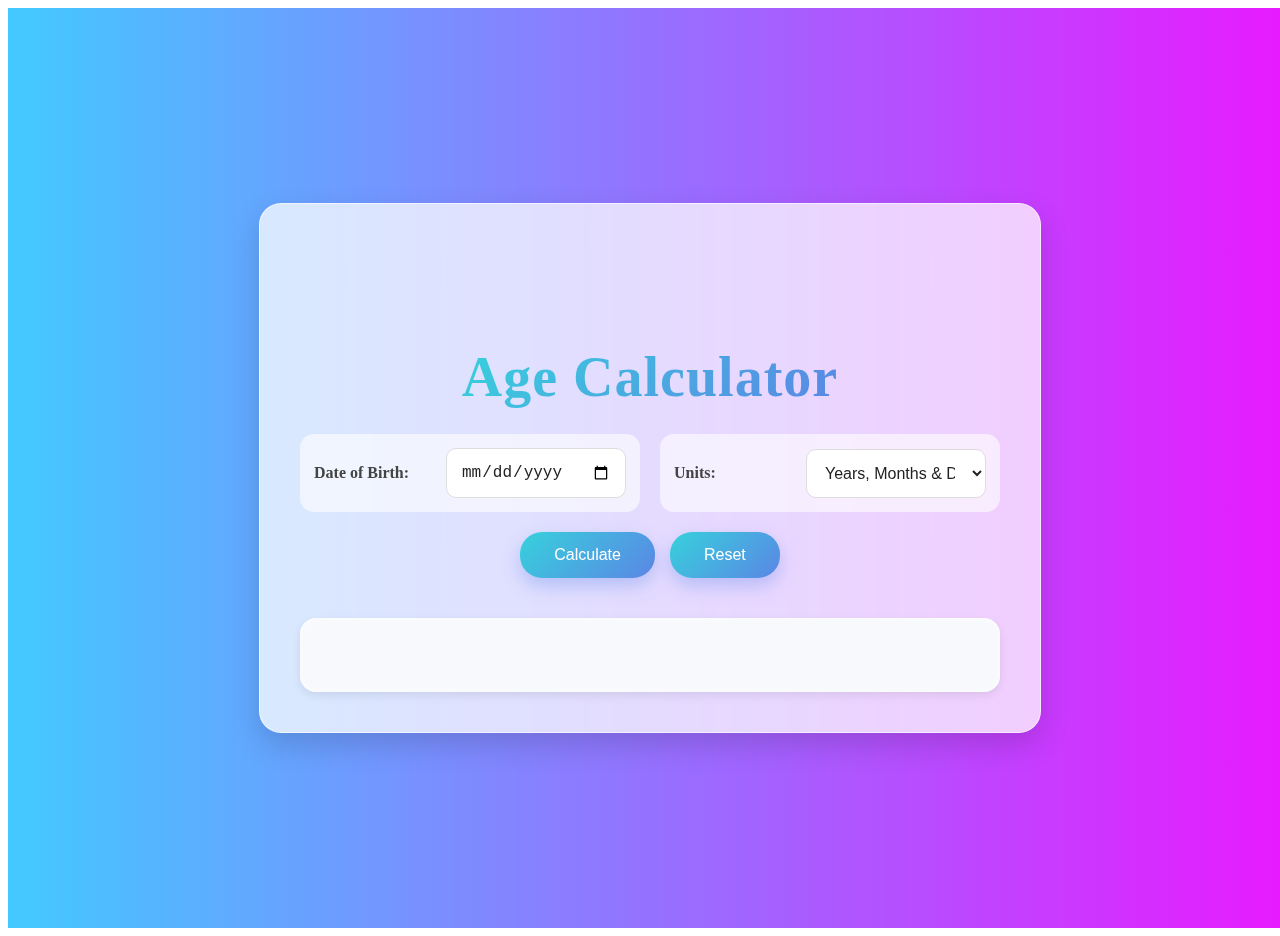
<file: projects/age-calculator/index.html>
<!DOCTYPE html>
<html lang="en">

<head>
    <meta charset="UTF-8">
    <meta name="viewport" content="width=device-width, initial-scale=1.0">
    <title>Age Calculator</title>
    <link rel="stylesheet" href="style.css">
    <link rel="stylesheet" href="https://cdnjs.cloudflare.com/ajax/libs/font-awesome/6.1.0/css/all.min.css">

    <link
        href="https://fonts.googleapis.com/css2?family=Poppins:ital,wght@0,200;0,300;0,400;0,500;0,700;0,800;0,900;1,100&display=swap"
        rel="stylesheet">
</head>

<body>
    <div class="container">
        <div class="calculator">
            <h1> <br><span>Age Calculator</span></h1>
            <div class="input-box">
                <div class="input-fields">
                    <div style="display: flex; align-items: center; width: 100%; justify-content: center;">
                        <p><b>Date of Birth: </b></p>
                        <input type="date" id="date">
                    </div>
                    <div style="display: flex; align-items: center; width: 100%; justify-content: center;">
                        <p><b>Units: </b></p>
                        <select id="unitSelector">
                            <option value="ymd">Years, Months & Days</option>
                            <option value="years">Years</option>
                            <option value="months">Months</option>
                            <option value="days">Days</option>
                            <option value="dogYears">Dog Years</option>
                        </select>
                        </input>
                    </div>
                </div>
                <div class="input-btns">
                    <button onclick="calculateAge()" id="reset-button">Calculate</button>
                    <button onclick="resetFields()" id="reset-button">Reset</button>
                </div>
                <div class="input-results">
                    <p id="result"></p>
                </div>
            </div>
        </div>

    </div>
    <script src="script.js"></script>
</body>

</html>
</file>
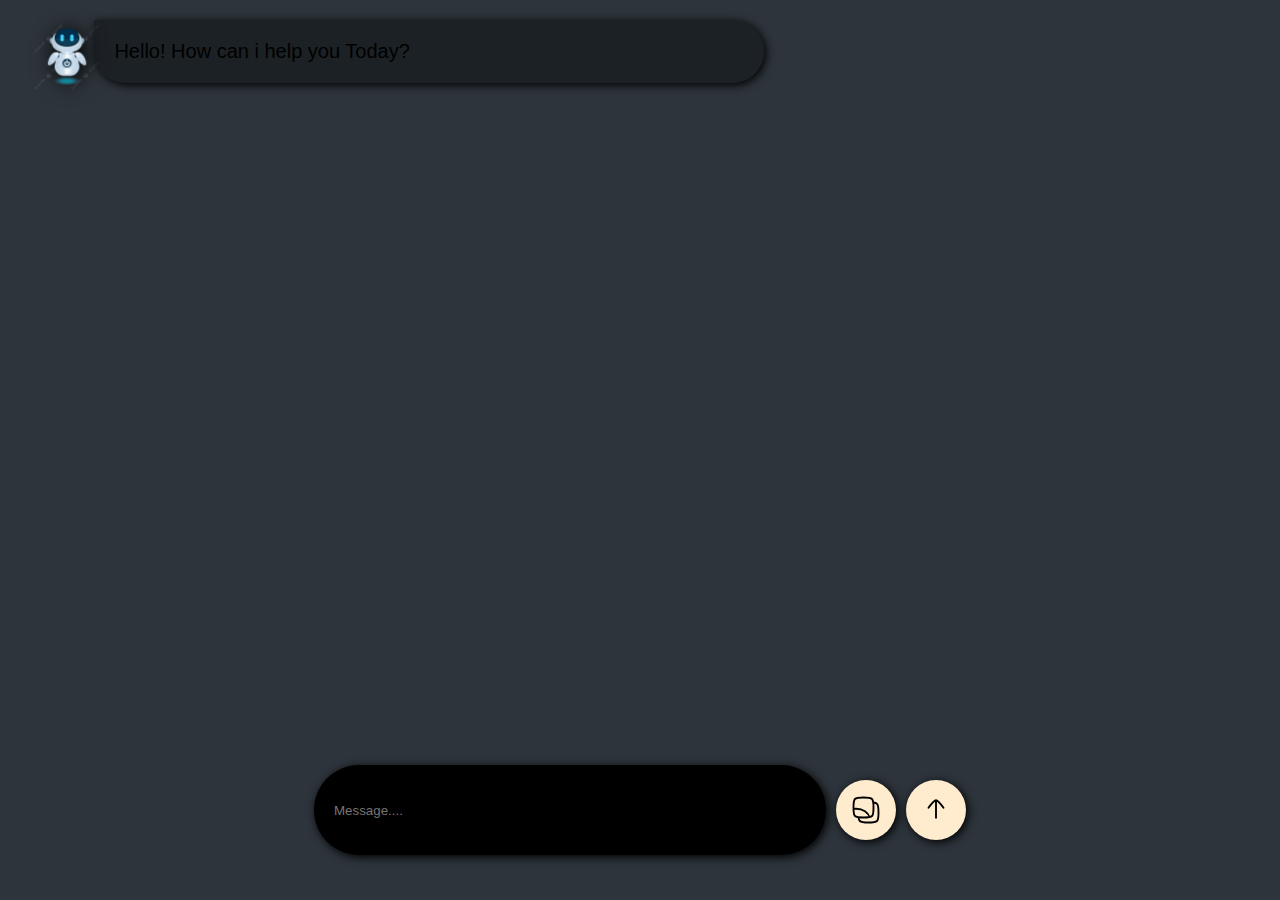
<file: projects/AI-ChatBot/index.html>
<!DOCTYPE html>
<html lang="en">
    <head>
        <meta charset="UTF-8">
        <meta name="viewport" content="width=device-width, intial-scale=1.0">
        <title>AI CHATBOT</title>
        <link rel="stylesheet" href="style.css">
    </head>
    <body>
        <div class="chat-container">
            <div class="ai-chat-box">
                <img src="ai.png" alt="" id="aiImage" width="10%">
                <div class="ai-chat-area">
                    Hello! How can i help you Today?
                </div>
            </div>
        </div>
        <div class="prompt-area">
            <input type="text" id="prompt" placeholder="Message....">
            <button id="image"><img src="img.svg" alt="">
            <input type="file" accept="image/*" hidden></button>
            <button id="submit"><img src="submit.svg" alt=""></button>
        </div>
        <script src="script.js"></script>
    </body>
</html>
</file>
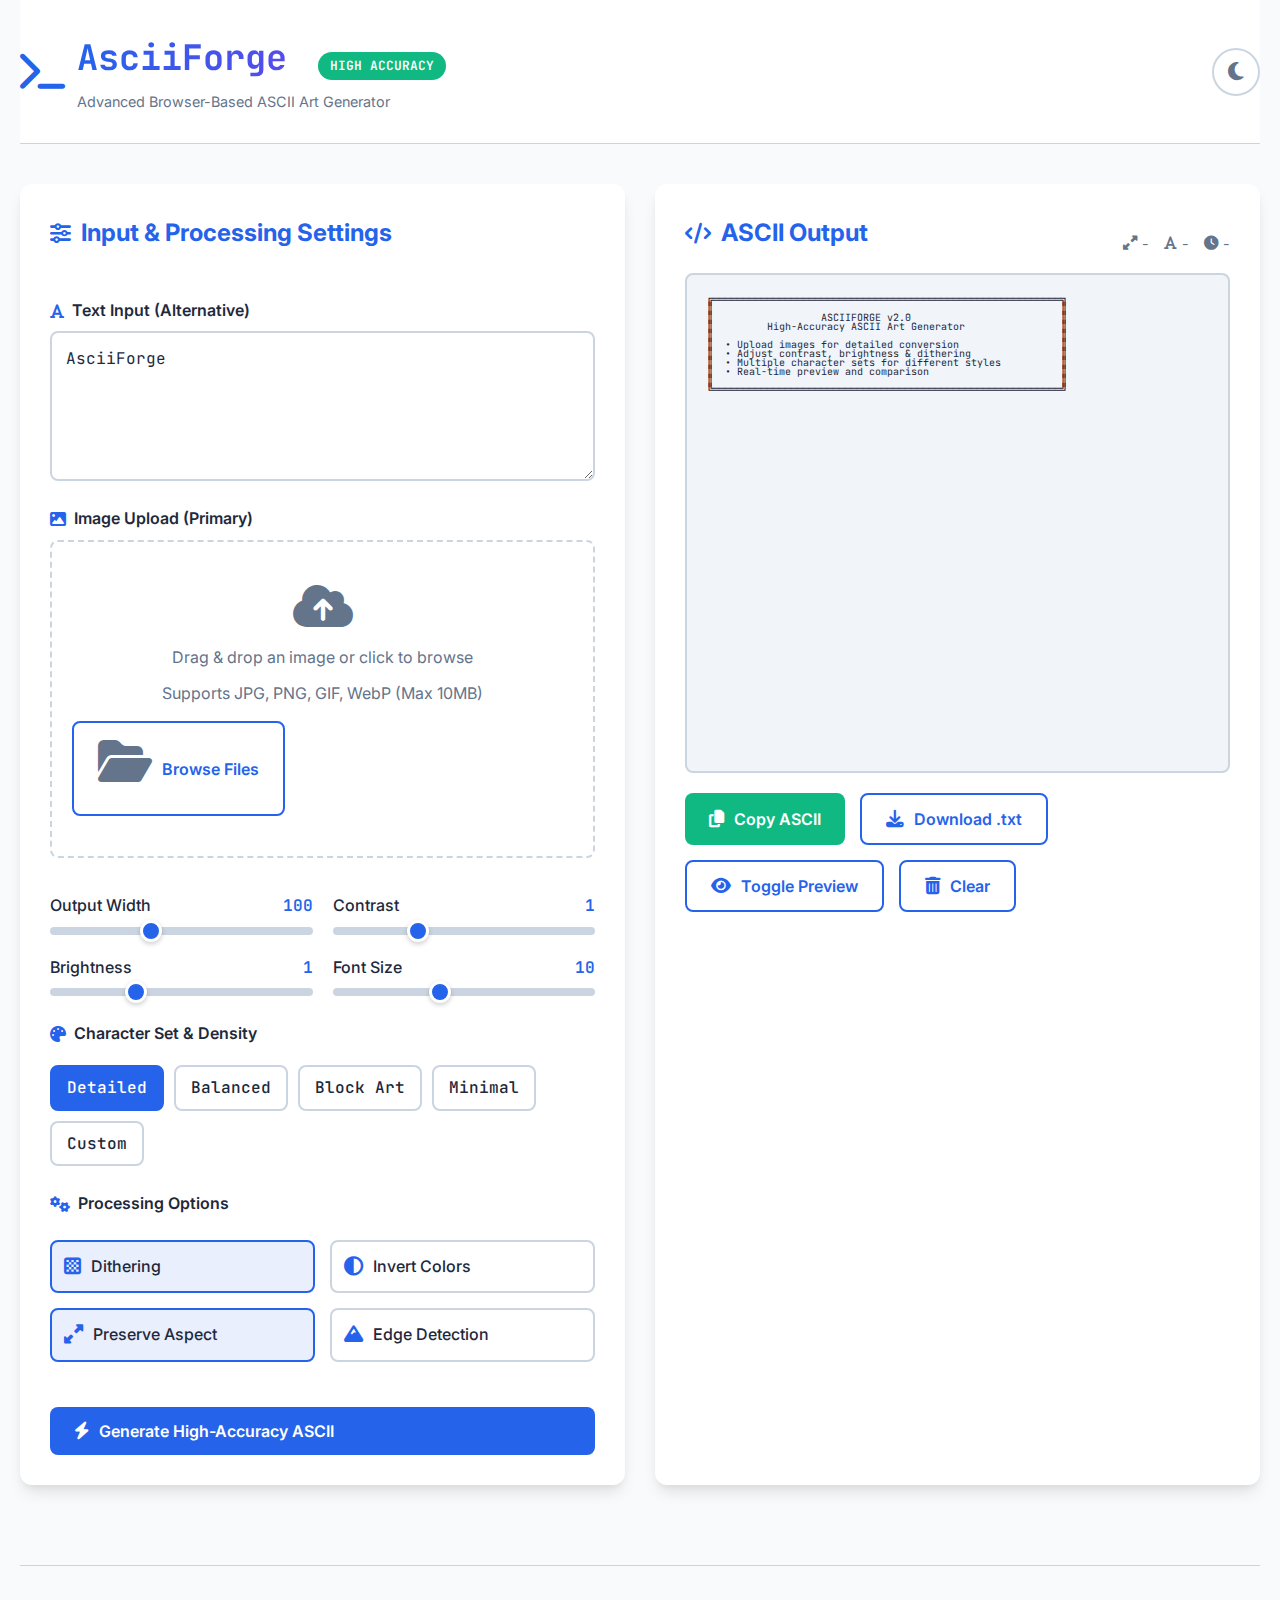
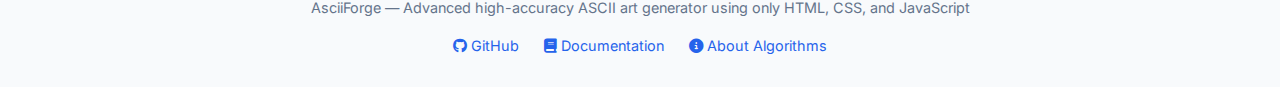
<file: projects/asciiforge/index.html>
<!DOCTYPE html>
<html lang="en">
<head>
    <meta charset="UTF-8">
    <meta name="viewport" content="width=device-width, initial-scale=1.0">
    <title>AsciiForge — High-Accuracy ASCII Art Generator</title>
    <link rel="stylesheet" href="https://cdnjs.cloudflare.com/ajax/libs/font-awesome/6.4.0/css/all.min.css">
    <link href="https://fonts.googleapis.com/css2?family=JetBrains+Mono:wght@400;500;700&family=Inter:wght@400;500;600;700&display=swap" rel="stylesheet">
    <link rel="stylesheet" href="styles.css">
    <link rel="stylesheet" href="ui-components.css">
</head>
<body>
    <div class="container">
        <header>
            <div class="header-content">
                <div class="logo">
                    <div class="logo-icon">
                        <i class="fas fa-terminal"></i>
                    </div>
                    <div class="logo-text">
                        <h1>AsciiForge <span class="accuracy-badge high-accuracy">HIGH ACCURACY</span></h1>
                        <p>Advanced Browser-Based ASCII Art Generator</p>
                    </div>
                </div>
                <div class="controls-top">
                    <button class="theme-toggle" id="themeToggle">
                        <i class="fas fa-moon"></i>
                    </button>
                </div>
            </div>
        </header>

        <main>
            <div class="input-section panel">
                <h2 class="panel-title">
                    <i class="fas fa-sliders-h"></i> Input & Processing Settings
                </h2>
                
                <div class="input-group">
                    <label class="input-label">
                        <i class="fas fa-font"></i> Text Input (Alternative)
                    </label>
                    <textarea 
                        class="input-field" 
                        id="textInput" 
                        placeholder="Enter text for banner-style ASCII art..."
                    >AsciiForge</textarea>
                </div>
                
                <div class="input-group">
                    <label class="input-label">
                        <i class="fas fa-image"></i> Image Upload (Primary)
                    </label>
                    <div class="image-upload" id="imageUpload">
                        <i class="fas fa-cloud-upload-alt"></i>
                        <p>Drag & drop an image or click to browse</p>
                        <p class="small">Supports JPG, PNG, GIF, WebP (Max 10MB)</p>
                        <button class="btn btn-secondary" style="margin-top: 15px;">
                            <i class="fas fa-folder-open"></i> Browse Files
                        </button>
                        <img class="image-preview" id="imagePreview" alt="Preview">
                    </div>
                    <input type="file" id="fileInput" accept="image/*">
                </div>
                
                <!-- Progress Bar -->
                <div class="progress-container" id="progressContainer">
                    <div class="progress-bar" id="progressBar"></div>
                </div>
                
                <div class="advanced-controls">
                    <div class="slider-container">
                        <div class="slider-label">
                            <span>Output Width</span>
                            <span class="slider-value" id="widthValue">100</span>
                        </div>
                        <input 
                            type="range" 
                            min="40" 
                            max="200" 
                            value="100" 
                            class="slider" 
                            id="widthSlider"
                        >
                    </div>
                    
                    <div class="slider-container">
                        <div class="slider-label">
                            <span>Contrast</span>
                            <span class="slider-value" id="contrastValue">1.0</span>
                        </div>
                        <input 
                            type="range" 
                            min="0.1" 
                            max="3.0" 
                            value="1.0" 
                            step="0.1"
                            class="slider" 
                            id="contrastSlider"
                        >
                    </div>
                    
                    <div class="slider-container">
                        <div class="slider-label">
                            <span>Brightness</span>
                            <span class="slider-value" id="brightnessValue">1.0</span>
                        </div>
                        <input 
                            type="range" 
                            min="0.1" 
                            max="3.0" 
                            value="1.0" 
                            step="0.1"
                            class="slider" 
                            id="brightnessSlider"
                        >
                    </div>
                    
                    <div class="slider-container">
                        <div class="slider-label">
                            <span>Font Size</span>
                            <span class="slider-value" id="fontSizeValue">10</span>
                        </div>
                        <input 
                            type="range" 
                            min="6" 
                            max="16" 
                            value="10" 
                            class="slider" 
                            id="fontSizeSlider"
                        >
                    </div>
                </div>
                
                <div class="input-group">
                    <label class="input-label">
                        <i class="fas fa-palette"></i> Character Set & Density
                    </label>
                    <div class="char-set">
                        <div class="char-option active" data-chars="detailed">Detailed</div>
                        <div class="char-option" data-chars="balanced">Balanced</div>
                        <div class="char-option" data-chars="blocks">Block Art</div>
                        <div class="char-option" data-chars="minimal">Minimal</div>
                        <div class="char-option" data-chars="custom">Custom</div>
                    </div>
                    <input 
                        type="text" 
                        class="input-field" 
                        id="customChars" 
                        placeholder="Enter custom characters (dark to light)"
                        style="margin-top: 10px; display: none;"
                        value="$@B%8&WM#*oahkbdpqwmZO0QLCJUYXzcvunxrjft/\|()1{}[]?-_+~<>i!lI;:,\"^`'. "
                    >
                </div>
                
                <div class="input-group">
                    <label class="input-label">
                        <i class="fas fa-cogs"></i> Processing Options
                    </label>
                    <div class="processing-options">
                        <div class="option-toggle active" id="ditherToggle">
                            <i class="fas fa-chess-board"></i>
                            <span>Dithering</span>
                        </div>
                        <div class="option-toggle" id="invertToggle">
                            <i class="fas fa-adjust"></i>
                            <span>Invert Colors</span>
                        </div>
                        <div class="option-toggle active" id="preserveToggle">
                            <i class="fas fa-expand-alt"></i>
                            <span>Preserve Aspect</span>
                        </div>
                        <div class="option-toggle" id="edgeToggle">
                            <i class="fas fa-mountain"></i>
                            <span>Edge Detection</span>
                        </div>
                    </div>
                </div>
                
                <div class="input-group" style="margin-top: 20px;">
                    <button class="btn btn-primary" id="generateBtn">
                        <i class="fas fa-bolt btn-icon"></i> Generate High-Accuracy ASCII
                    </button>
                </div>
            </div>
            
            <div class="output-section panel">
                <div class="output-header">
                    <h2 class="panel-title">
                        <i class="fas fa-code"></i> ASCII Output
                    </h2>
                    <div class="stats">
                        <div class="stat" id="dimensionsStat">
                            <i class="fas fa-expand-alt"></i>
                            <span>-</span>
                        </div>
                        <div class="stat" id="charsStat">
                            <i class="fas fa-font"></i>
                            <span>-</span>
                        </div>
                        <div class="stat" id="timeStat">
                            <i class="fas fa-clock"></i>
                            <span>-</span>
                        </div>
                    </div>
                </div>
                
                <div class="output-container">
                    <div class="output-box ascii-medium" id="outputBox">
                        <div class="output-placeholder">
                            <i class="fas fa-code" style="font-size: 3rem; margin-bottom: 20px; display: block; opacity: 0.5;"></i>
                            <h3 style="margin-bottom: 10px;">High-Accuracy ASCII Art Generator</h3>
                            <p style="max-width: 400px; margin-bottom: 20px;">
                                Upload an image or enter text, then click "Generate High-Accuracy ASCII" to create detailed ASCII art.
                            </p>
                            <div style="display: flex; gap: 15px; margin-top: 20px;">
                                <div style="text-align: center;">
                                    <i class="fas fa-upload" style="font-size: 1.5rem; margin-bottom: 5px; display: block; color: var(--primary);"></i>
                                    <span>Upload Image</span>
                                </div>
                                <div style="text-align: center;">
                                    <i class="fas fa-sliders-h" style="font-size: 1.5rem; margin-bottom: 5px; display: block; color: var(--primary);"></i>
                                    <span>Adjust Settings</span>
                                </div>
                                <div style="text-align: center;">
                                    <i class="fas fa-code" style="font-size: 1.5rem; margin-bottom: 5px; display: block; color: var(--primary);"></i>
                                    <span>Get ASCII</span>
                                </div>
                            </div>
                        </div>
                    </div>
                    
                    <!-- Comparison View -->
                    <div class="comparison-container" id="comparisonContainer" style="display: none;">
                        <div class="comparison-item">
                            <div class="comparison-label">Original Image</div>
                            <img id="originalImage" class="comparison-image" alt="Original">
                        </div>
                        <div class="comparison-item">
                            <div class="comparison-label">Grayscale Preview</div>
                            <canvas id="grayscaleCanvas" class="comparison-image"></canvas>
                        </div>
                    </div>
                    
                    <div class="output-controls">
                        <button class="btn btn-success" id="copyBtn">
                            <i class="fas fa-copy btn-icon"></i> Copy ASCII
                        </button>
                        <button class="btn btn-secondary" id="downloadBtn">
                            <i class="fas fa-download btn-icon"></i> Download .txt
                        </button>
                        <button class="btn btn-secondary" id="compareBtn">
                            <i class="fas fa-eye btn-icon"></i> Toggle Preview
                        </button>
                        <button class="btn btn-secondary" id="clearBtn">
                            <i class="fas fa-trash-alt btn-icon"></i> Clear
                        </button>
                    </div>
                </div>
            </div>
        </main>
        
        <footer>
            <p>AsciiForge — Advanced high-accuracy ASCII art generator using only HTML, CSS, and JavaScript</p>
            <div class="footer-links">
                <a href="#" class="footer-link" id="githubLink">
                    <i class="fab fa-github"></i> GitHub
                </a>
                <a href="#" class="footer-link" id="documentationLink">
                    <i class="fas fa-book"></i> Documentation
                </a>
                <a href="#" class="footer-link" id="aboutLink">
                    <i class="fas fa-info-circle"></i> About Algorithms
                </a>
            </div>
        </footer>
    </div>
    
    <!-- Notification Toast -->
    <div class="notification" id="notification">
        <i class="fas fa-check-circle"></i>
        <span id="notificationText">ASCII art generated successfully!</span>
    </div>

    <!-- JavaScript Files -->
    <script src="utils.js"></script>
    <script src="ascii-engine.js"></script>
    <script src="image-processor.js"></script>
    <script src="storage-manager.js"></script>
    <script src="ui-controller.js"></script>
</body>
</html>
</file>
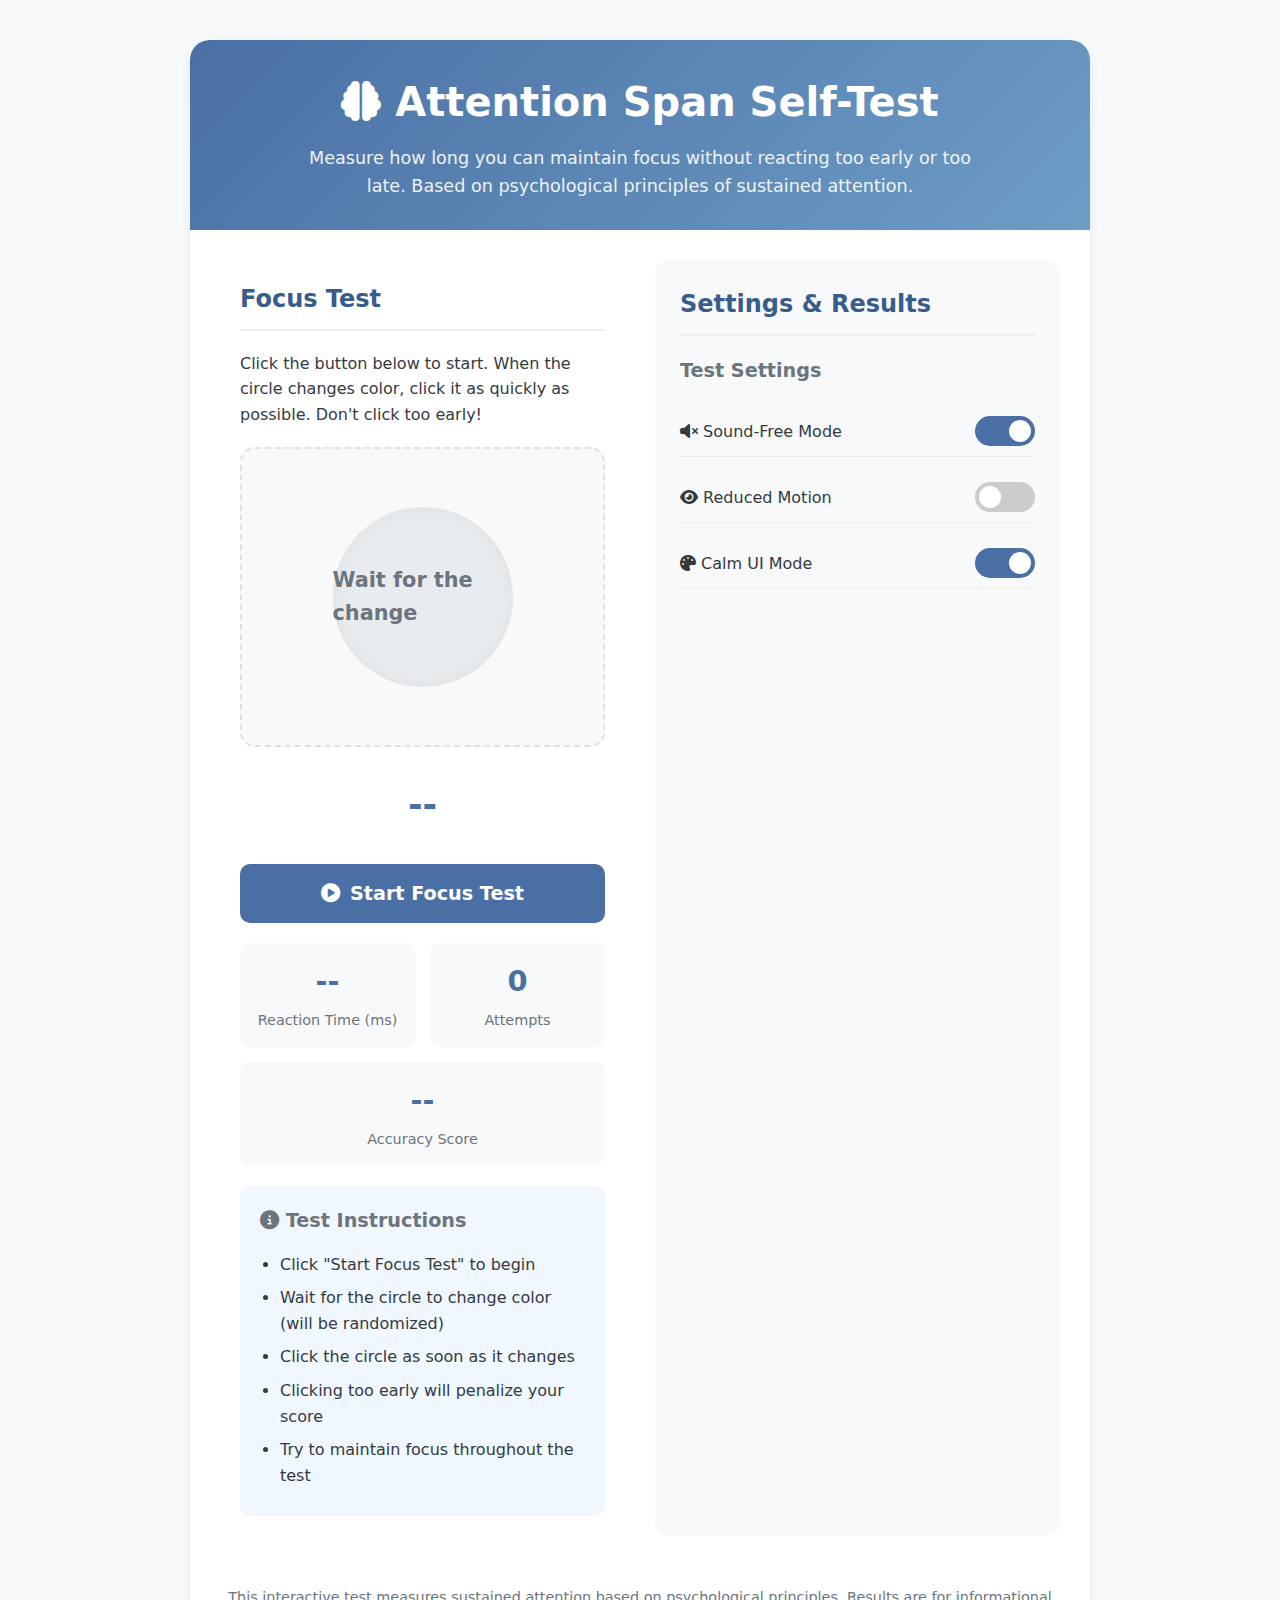
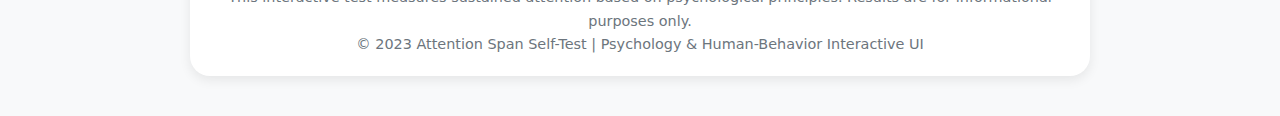
<file: projects/Attention-Span-Self-Test/index.html>
<!DOCTYPE html>
<html lang="en">
<head>
    <meta charset="UTF-8">
    <meta name="viewport" content="width=device-width, initial-scale=1.0">
    <title>Attention Span Self-Test</title>
    <link rel="stylesheet" href="https://cdnjs.cloudflare.com/ajax/libs/font-awesome/6.4.0/css/all.min.css">
   <link rel="stylesheet" href="style.css">
</head>
<body>
    <div class="container">
        <header>
            <h1><i class="fas fa-brain"></i> Attention Span Self-Test</h1>
            <p class="subtitle">Measure how long you can maintain focus without reacting too early or too late. Based on psychological principles of sustained attention.</p>
        </header>
        
        <div class="main-content">
            <div class="test-section">
                <h2>Focus Test</h2>
                <p>Click the button below to start. When the circle changes color, click it as quickly as possible. Don't click too early!</p>
                
                <div class="indicator-container">
                    <div class="indicator" id="visualIndicator">
                        <div class="indicator-text">Wait for the change</div>
                    </div>
                </div>
                
                <div class="timer" id="timer">--</div>
                
                <button class="btn btn-primary btn-large" id="startBtn">
                    <i class="fas fa-play-circle"></i> Start Focus Test
                </button>
                
                <div class="stats">
                    <div class="stat-item">
                        <div class="stat-value" id="reactionTime">--</div>
                        <div class="stat-label">Reaction Time (ms)</div>
                    </div>
                    <div class="stat-item">
                        <div class="stat-value" id="attemptCount">0</div>
                        <div class="stat-label">Attempts</div>
                    </div>
                    <div class="stat-item">
                        <div class="stat-value" id="accuracyScore">--</div>
                        <div class="stat-label">Accuracy Score</div>
                    </div>
                </div>
                
                <div class="instructions">
                    <h3><i class="fas fa-info-circle"></i> Test Instructions</h3>
                    <ul>
                        <li>Click "Start Focus Test" to begin</li>
                        <li>Wait for the circle to change color (will be randomized)</li>
                        <li>Click the circle as soon as it changes</li>
                        <li>Clicking too early will penalize your score</li>
                        <li>Try to maintain focus throughout the test</li>
                    </ul>
                </div>
            </div>
            
            <div class="control-panel">
                <h2>Settings & Results</h2>
                
                <div class="settings">
                    <h3>Test Settings</h3>
                    <div class="settings-options">
                        <div class="setting">
                            <span><i class="fas fa-volume-mute"></i> Sound-Free Mode</span>
                            <label class="toggle">
                                <input type="checkbox" id="soundToggle" checked>
                                <span class="slider"></span>
                            </label>
                        </div>
                        <div class="setting">
                            <span><i class="fas fa-eye"></i> Reduced Motion</span>
                            <label class="toggle">
                                <input type="checkbox" id="motionToggle">
                                <span class="slider"></span>
                            </label>
                        </div>
                        <div class="setting">
                            <span><i class="fas fa-palette"></i> Calm UI Mode</span>
                            <label class="toggle">
                                <input type="checkbox" id="calmUIToggle" checked>
                                <span class="slider"></span>
                            </label>
                        </div>
                    </div>
                </div>
                
                <div class="result-section" id="resultSection">
                    <h3>Your Attention Score</h3>
                    <div class="score-display" id="finalScore">--</div>
                    
                    <div class="meter">
                        <div class="meter-fill" id="accuracyMeter"></div>
                    </div>
                    <div class="attention-levels">
                        <span>Low</span>
                        <span>Average</span>
                        <span>High</span>
                    </div>
                    
                    <div class="feedback">
                        <h3>Feedback</h3>
                        <div class="feedback-message" id="feedbackMessage">
                            Complete the test to see your personalized feedback based on psychological attention span research.
                        </div>
                    </div>
                    
                    <button class="btn btn-secondary btn-large" id="retryBtn">
                        <i class="fas fa-redo"></i> Retry Test
                    </button>
                </div>
            </div>
        </div>
        
        <footer>
            <p>This interactive test measures sustained attention based on psychological principles. Results are for informational purposes only.</p>
            <p>© 2023 Attention Span Self-Test | Psychology & Human-Behavior Interactive UI</p>
        </footer>
    </div>

 <script src="script.js"></script>
</body>
</html>
</file>
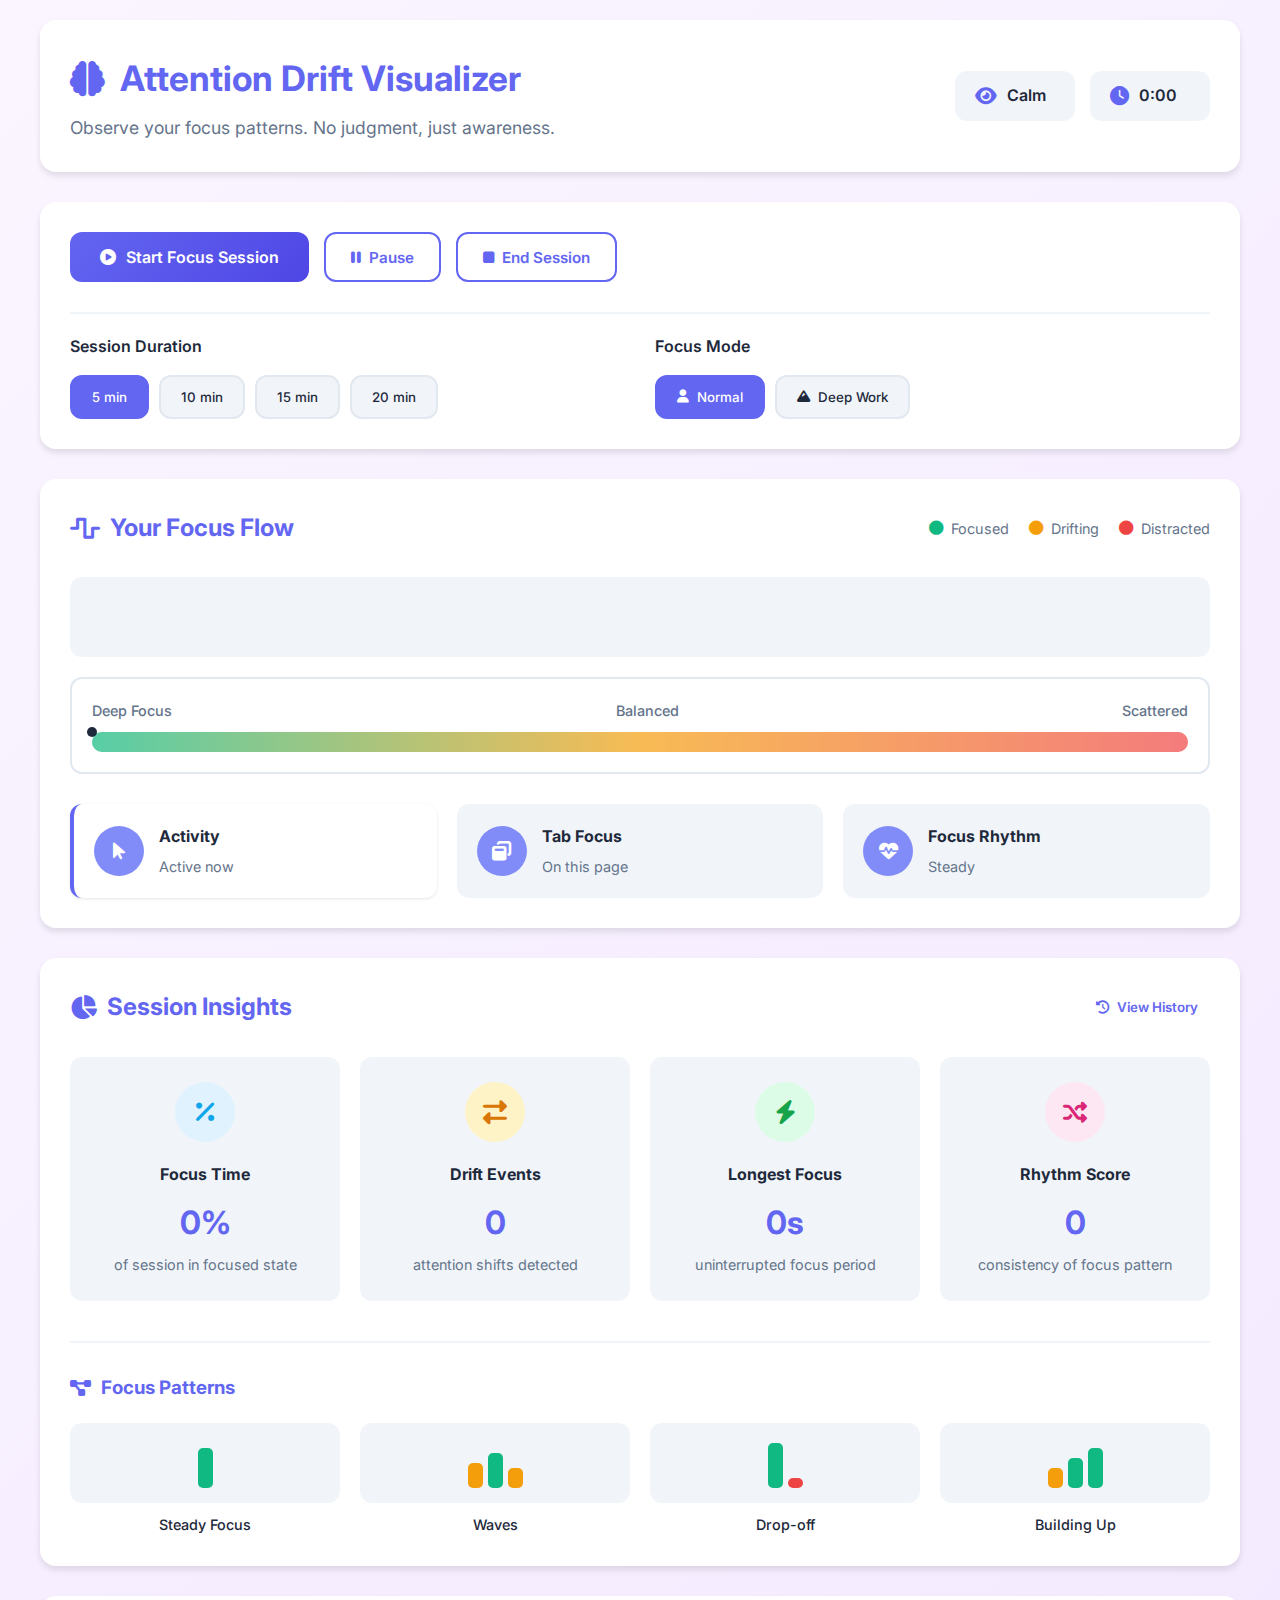
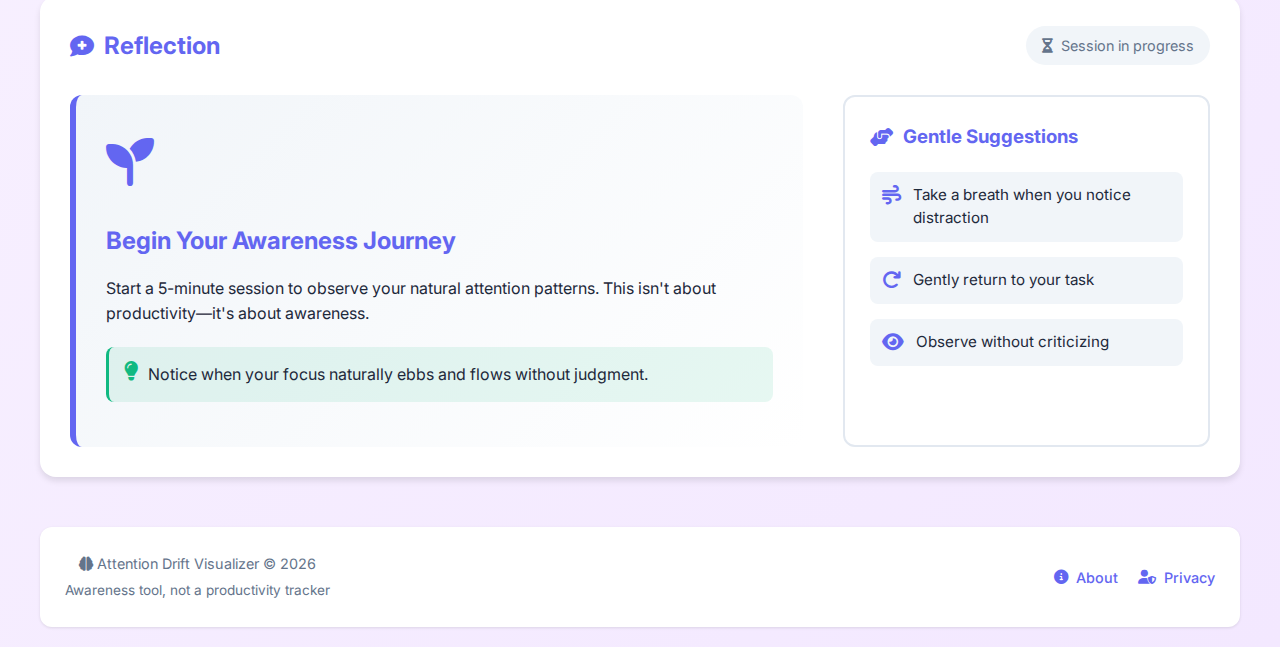
<file: projects/AttentionDriftVisualizer/index.html>
<!DOCTYPE html>
<html lang="en">
<head>
    <meta charset="UTF-8">
    <meta name="viewport" content="width=device-width, initial-scale=1.0">
    <title>Attention Drift Visualizer</title>
    <link rel="stylesheet" href="styles.css">
    <link rel="stylesheet" href="https://cdnjs.cloudflare.com/ajax/libs/font-awesome/6.4.0/css/all.min.css">
    <link href="https://fonts.googleapis.com/css2?family=Inter:wght@300;400;500;600;700&display=swap" rel="stylesheet">
</head>
<body>
    <div class="container">
        <header>
            <div class="header-content">
                <h1><i class="fas fa-brain"></i> Attention Drift Visualizer</h1>
                <p class="subtitle">Observe your focus patterns. No judgment, just awareness.</p>
            </div>
            <div class="header-stats">
                <div class="stat-badge">
                    <i class="fas fa-eye"></i>
                    <span id="currentFocus">Calm</span>
                </div>
                <div class="stat-badge">
                    <i class="fas fa-clock"></i>
                    <span id="sessionTime">0:00</span>
                </div>
            </div>
        </header>

        <main>
            <!-- Session Controls -->
            <div class="control-panel">
                <div class="session-controls">
                    <button id="startSessionBtn" class="btn-primary">
                        <i class="fas fa-play-circle"></i> Start Focus Session
                    </button>
                    <button id="pauseSessionBtn" class="btn-secondary" disabled>
                        <i class="fas fa-pause"></i> Pause
                    </button>
                    <button id="endSessionBtn" class="btn-secondary" disabled>
                        <i class="fas fa-stop"></i> End Session
                    </button>
                </div>
                
                <div class="session-settings">
                    <div class="setting-group">
                        <label for="sessionDuration">Session Duration</label>
                        <div class="duration-options">
                            <button class="duration-btn active" data-minutes="5">5 min</button>
                            <button class="duration-btn" data-minutes="10">10 min</button>
                            <button class="duration-btn" data-minutes="15">15 min</button>
                            <button class="duration-btn" data-minutes="20">20 min</button>
                        </div>
                    </div>
                    
                    <div class="setting-group">
                        <label>Focus Mode</label>
                        <div class="mode-options">
                            <button class="mode-btn active" data-mode="normal">
                                <i class="fas fa-user"></i> Normal
                            </button>
                            <button class="mode-btn" data-mode="deep">
                                <i class="fas fa-mountain"></i> Deep Work
                            </button>
                        </div>
                    </div>
                </div>
            </div>

            <!-- Real-time Visualization -->
            <div class="visualization-panel">
                <div class="visualization-header">
                    <h2><i class="fas fa-wave-square"></i> Your Focus Flow</h2>
                    <div class="visualization-info">
                        <span class="info-item">
                            <i class="fas fa-circle" style="color: #10b981;"></i> Focused
                        </span>
                        <span class="info-item">
                            <i class="fas fa-circle" style="color: #f59e0b;"></i> Drifting
                        </span>
                        <span class="info-item">
                            <i class="fas fa-circle" style="color: #ef4444;"></i> Distracted
                        </span>
                    </div>
                </div>
                
                <div class="focus-flow-container">
                    <div class="focus-timeline" id="focusTimeline">
                        <!-- Timeline visualization will be generated here -->
                    </div>
                    
                    <div class="focus-meter">
                        <div class="meter-labels">
                            <span>Deep Focus</span>
                            <span>Balanced</span>
                            <span>Scattered</span>
                        </div>
                        <div class="meter-bar">
                            <div class="meter-fill" id="meterFill"></div>
                            <div class="meter-indicator" id="meterIndicator">
                                <div class="indicator-dot"></div>
                            </div>
                        </div>
                    </div>
                </div>
                
                <div class="live-indicators">
                    <div class="indicator active" id="idleIndicator">
                        <div class="indicator-icon">
                            <i class="fas fa-mouse-pointer"></i>
                        </div>
                        <div class="indicator-content">
                            <h3>Activity</h3>
                            <p id="idleStatus">Active now</p>
                        </div>
                    </div>
                    
                    <div class="indicator" id="tabIndicator">
                        <div class="indicator-icon">
                            <i class="fas fa-window-restore"></i>
                        </div>
                        <div class="indicator-content">
                            <h3>Tab Focus</h3>
                            <p id="tabStatus">On this page</p>
                        </div>
                    </div>
                    
                    <div class="indicator" id="rhythmIndicator">
                        <div class="indicator-icon">
                            <i class="fas fa-heartbeat"></i>
                        </div>
                        <div class="indicator-content">
                            <h3>Focus Rhythm</h3>
                            <p id="rhythmStatus">Steady</p>
                        </div>
                    </div>
                </div>
            </div>

            <!-- Insights Panel -->
            <div class="insights-panel">
                <div class="insights-header">
                    <h2><i class="fas fa-chart-pie"></i> Session Insights</h2>
                    <button id="showHistoryBtn" class="btn-text">
                        <i class="fas fa-history"></i> View History
                    </button>
                </div>
                
                <div class="insights-content">
                    <div class="insight-cards">
                        <div class="insight-card">
                            <div class="insight-icon" style="background: #e0f2fe;">
                                <i class="fas fa-percentage" style="color: #0ea5e9;"></i>
                            </div>
                            <div class="insight-details">
                                <h3>Focus Time</h3>
                                <div class="insight-value" id="focusPercentage">0%</div>
                                <p>of session in focused state</p>
                            </div>
                        </div>
                        
                        <div class="insight-card">
                            <div class="insight-icon" style="background: #fef3c7;">
                                <i class="fas fa-exchange-alt" style="color: #d97706;"></i>
                            </div>
                            <div class="insight-details">
                                <h3>Drift Events</h3>
                                <div class="insight-value" id="driftCount">0</div>
                                <p>attention shifts detected</p>
                            </div>
                        </div>
                        
                        <div class="insight-card">
                            <div class="insight-icon" style="background: #dcfce7;">
                                <i class="fas fa-bolt" style="color: #16a34a;"></i>
                            </div>
                            <div class="insight-details">
                                <h3>Longest Focus</h3>
                                <div class="insight-value" id="longestFocus">0s</div>
                                <p>uninterrupted focus period</p>
                            </div>
                        </div>
                        
                        <div class="insight-card">
                            <div class="insight-icon" style="background: #fce7f3;">
                                <i class="fas fa-random" style="color: #db2777;"></i>
                            </div>
                            <div class="insight-details">
                                <h3>Rhythm Score</h3>
                                <div class="insight-value" id="rhythmScore">0</div>
                                <p>consistency of focus pattern</p>
                            </div>
                        </div>
                    </div>
                    
                    <div class="patterns-section">
                        <h3><i class="fas fa-project-diagram"></i> Focus Patterns</h3>
                        <div class="patterns-grid" id="patternsGrid">
                            <div class="pattern-item">
                                <div class="pattern-visual">
                                    <div class="pattern-bar" style="height: 80%; background: #10b981;"></div>
                                </div>
                                <p>Steady Focus</p>
                            </div>
                            <div class="pattern-item">
                                <div class="pattern-visual">
                                    <div class="pattern-bar" style="height: 50%; background: #f59e0b;"></div>
                                    <div class="pattern-bar" style="height: 70%; background: #10b981;"></div>
                                    <div class="pattern-bar" style="height: 40%; background: #f59e0b;"></div>
                                </div>
                                <p>Waves</p>
                            </div>
                            <div class="pattern-item">
                                <div class="pattern-visual">
                                    <div class="pattern-bar" style="height: 90%; background: #10b981;"></div>
                                    <div class="pattern-bar" style="height: 20%; background: #ef4444;"></div>
                                </div>
                                <p>Drop-off</p>
                            </div>
                            <div class="pattern-item">
                                <div class="pattern-visual">
                                    <div class="pattern-bar" style="height: 40%; background: #f59e0b;"></div>
                                    <div class="pattern-bar" style="height: 60%; background: #10b981;"></div>
                                    <div class="pattern-bar" style="height: 80%; background: #10b981;"></div>
                                </div>
                                <p>Building Up</p>
                            </div>
                        </div>
                    </div>
                </div>
            </div>

            <!-- Reflection Panel -->
            <div class="reflection-panel" id="reflectionPanel">
                <div class="reflection-header">
                    <h2><i class="fas fa-comment-medical"></i> Reflection</h2>
                    <div class="reflection-status" id="reflectionStatus">
                        <i class="fas fa-hourglass-half"></i> Session in progress
                    </div>
                </div>
                
                <div class="reflection-content">
                    <div class="reflection-message" id="reflectionMessage">
                        <div class="message-icon">
                            <i class="fas fa-seedling"></i>
                        </div>
                        <div class="message-content">
                            <h3>Begin Your Focus Journey</h3>
                            <p>Start a session to observe your natural attention patterns. This isn't about productivity—it's about awareness.</p>
                            <p class="tip">
                                <i class="fas fa-lightbulb"></i>
                                Notice when your focus naturally ebbs and flows without judgment.
                            </p>
                        </div>
                    </div>
                    
                    <div class="action-suggestions" id="actionSuggestions">
                        <h3><i class="fas fa-hands-helping"></i> Gentle Suggestions</h3>
                        <div class="suggestions-list">
                            <div class="suggestion">
                                <i class="fas fa-wind"></i>
                                <p>Take a breath when you notice distraction</p>
                            </div>
                            <div class="suggestion">
                                <i class="fas fa-redo"></i>
                                <p>Gently return to your task</p>
                            </div>
                            <div class="suggestion">
                                <i class="fas fa-eye"></i>
                                <p>Observe without criticizing</p>
                            </div>
                        </div>
                    </div>
                </div>
            </div>

            <!-- History Modal -->
            <div class="modal" id="historyModal">
                <div class="modal-content">
                    <div class="modal-header">
                        <h3><i class="fas fa-history"></i> Session History</h3>
                        <button class="close-modal">&times;</button>
                    </div>
                    <div class="modal-body">
                        <div class="history-filters">
                            <button class="filter-btn active" data-filter="all">All Sessions</button>
                            <button class="filter-btn" data-filter="today">Today</button>
                            <button class="filter-btn" data-filter="week">This Week</button>
                        </div>
                        
                        <div class="history-list" id="historyList">
                            <!-- History items will be added here -->
                        </div>
                        
                        <div class="modal-actions">
                            <button id="clearHistoryBtn" class="btn-secondary">
                                <i class="fas fa-trash"></i> Clear History
                            </button>
                            <button id="closeHistoryBtn" class="btn-primary">
                                Close
                            </button>
                        </div>
                    </div>
                </div>
            </div>
        </main>
        
        <footer>
            <div class="footer-content">
                <div class="footer-left">
                    <p><i class="fas fa-brain"></i> Attention Drift Visualizer &copy; <span id="currentYear"></span></p>
                    <p class="footer-sub">Awareness tool, not a productivity tracker</p>
                </div>
                <div class="footer-right">
                    <div class="footer-links">
                        <a href="#" class="footer-link" id="aboutBtn">
                            <i class="fas fa-info-circle"></i> About
                        </a>
                        <a href="#" class="footer-link" id="privacyBtn">
                            <i class="fas fa-user-shield"></i> Privacy
                        </a>
                    </div>
                </div>
            </div>
        </footer>
    </div>

    <script src="script.js"></script>
</body>
</html>
</file>
<file: projects/15 Sliding Puzzle/style.css>
body {
  font-family: Arial, sans-serif;
  text-align: center;
  background: #f0f8ff;
  padding: 20px;
  margin: 0;
  min-height: 100vh;
  display: flex;
  justify-content: center;   /* Horizontal center */
  align-items: center;       /* Vertical center */
  font-family: Arial, sans-serif;
  background: linear-gradient(135deg, #f5f7fa, #c3cfe2);
}

.container {
  max-width: 400px;
  margin: auto;
  background: white;
  padding: 20px;
  border-radius: 15px;
  box-shadow: 0 5px 15px rgba(0,0,0,0.2);
}

.puzzle {
  display: grid;
  grid-template-columns: repeat(4, 60px);
  grid-gap: 5px;
  justify-content: center;
  margin: 20px 0;
}

.tile {
  width: 60px;
  height: 60px;
  background: #4CAF50;
  color: white;
  display: flex;
  justify-content: center;
  align-items: center;
  font-weight: bold;
  font-size: 1.5rem;
  border-radius: 5px;
  cursor: pointer;
  user-select: none;
  transition: all 0.2s ease;
}

.tile.empty {
  background: #e0e0e0;
  cursor: default;
}

button {
  padding: 10px 20px;
  font-size: 16px;
  border: none;
  border-radius: 8px;
  background-color: #2196F3;
  color: white;
  cursor: pointer;
}

button:hover {
  background-color: #1976D2;
}

h2 {
  margin: 10px 0;
}

/* Mobile responsiveness */
@media (max-width: 400px) {
  .puzzle {
    grid-template-columns: repeat(4, 40px);
    grid-gap: 4px;
  }
  .tile {
    width: 40px;
    height: 40px;
    font-size: 1rem;
  }
}
</file>
<file: projects/2dshooter/style.css>
@import url('https://fonts.googleapis.com/css2?family=Orbitron:wght@400;500;700&family=Rajdhani:wght@300;500;700&display=swap');

* {
    margin: 0;
    padding: 0;
    box-sizing: border-box;
    user-select: none;
}

body {
    font-family: 'Rajdhani', sans-serif;
    background-color: #050510;
    background-image: 
        radial-gradient(circle at 50% 50%, #1a1a3a 0%, #050510 100%);
    color: #e0e0ff;
    min-height: 100vh;
    display: flex;
    flex-direction: column;
    align-items: center;
    justify-content: center;
    overflow-x: hidden;
}

.game-container {
    display: flex;
    flex-direction: column;
    align-items: center;
    gap: 1.5rem;
    width: 100%;
    max-width: 1000px;
    padding: 20px;
}

/* Header Styling */
header {
    text-align: center;
    margin-bottom: 10px;
}

h1 {
    font-family: 'Orbitron', sans-serif;
    font-size: 3rem;
    text-transform: uppercase;
    letter-spacing: 4px;
    background: linear-gradient(90deg, #00f2ff, #00ff9d);
    -webkit-background-clip: text;
    background-clip: text;
    color: transparent;
    text-shadow: 0 0 20px rgba(0, 242, 255, 0.5);
    margin-bottom: 0.5rem;
}

.subtitle {
    color: #8a8ab5;
    font-size: 1.1rem;
    letter-spacing: 1px;
}

/* Game Wrapper & HUD */
.game-wrapper {
    position: relative;
    width: 800px;
    height: 600px;
    border-radius: 4px;
    box-shadow: 
        0 0 0 1px #333,
        0 0 20px rgba(0, 0, 0, 0.8),
        0 0 40px rgba(0, 242, 255, 0.1);
    background: #000;
    overflow: hidden;
}

#gameCanvas {
    display: block;
    width: 100%;
    height: 100%;
}

/* HUD Layer */
#ui-layer {
    position: absolute;
    top: 0;
    left: 0;
    width: 100%;
    height: 100%;
    pointer-events: none; /* Let clicks pass through to canvas */
    padding: 20px;
    display: flex;
    flex-direction: column;
    justify-content: space-between;
}

.hud-top-bar {
    display: flex;
    justify-content: space-between;
    align-items: flex-start;
    width: 100%;
}

.hud-group {
    background: rgba(10, 15, 30, 0.7);
    backdrop-filter: blur(8px);
    border: 1px solid rgba(0, 242, 255, 0.3);
    padding: 15px;
    border-radius: 4px; /* Angled corners could go here */
    width: 250px;
    box-shadow: 0 0 15px rgba(0, 0, 0, 0.5);
}

.hud-label {
    font-family: 'Orbitron', sans-serif;
    font-size: 0.7rem;
    color: #00f2ff;
    margin-bottom: 8px;
    letter-spacing: 1px;
}

/* Health Bars */
.health-bar-container {
    width: 100%;
    height: 12px;
    background: #1a1a2e;
    border: 1px solid #333;
    position: relative;
    overflow: hidden;
}

.health-fill {
    height: 100%;
    background: linear-gradient(90deg, #00f2ff, #00aaff);
    box-shadow: 0 0 10px #00f2ff;
    transition: width 0.3s cubic-bezier(0.2, 0.8, 0.2, 1);
}

.enemy-health .health-fill {
    background: linear-gradient(90deg, #ff4d4d, #ff8c00);
    box-shadow: 0 0 10px #ff4d4d;
}

/* Score Display */
.hud-center {
    display: flex;
    justify-content: center;
}

.score-display {
    text-align: center;
    background: rgba(0, 0, 0, 0.5);
    border: 1px solid rgba(255, 255, 255, 0.1);
    padding: 10px 30px;
    border-radius: 0 0 10px 10px;
    margin-top: -20px; /* Attach to top */
    backdrop-filter: blur(5px);
}

.score-label {
    display: block;
    font-size: 0.8rem;
    color: #888;
    letter-spacing: 2px;
}

#score-value {
    font-family: 'Orbitron', sans-serif;
    font-size: 2.5rem;
    color: #fff;
    text-shadow: 0 0 10px rgba(255, 255, 255, 0.5);
}

/* Enemy Metrics */
.enemy-metrics {
    display: flex;
    justify-content: space-between;
    margin-top: 10px;
    font-size: 0.9rem;
}

.metric {
    display: flex;
    flex-direction: column;
}

.metric span:first-child {
    font-size: 0.7rem;
    color: #888;
}

.metric-val {
    font-family: 'Orbitron', sans-serif;
    color: #ff9d00;
}

/* Game Over Screen */
#game-over-screen {
    position: absolute;
    top: 0;
    left: 0;
    width: 100%;
    height: 100%;
    background: rgba(10, 5, 20, 0.85);
    backdrop-filter: blur(15px);
    display: flex;
    flex-direction: column;
    align-items: center;
    justify-content: center;
    z-index: 100;
    pointer-events: auto; /* Capture clicks */
    animation: fadeIn 0.5s ease;
}

.hidden {
    display: none !important;
}

h2.glitch-text {
    font-family: 'Orbitron', sans-serif;
    font-size: 4rem;
    color: #ff3333;
    text-shadow: 2px 2px 0px #00ffff;
    letter-spacing: 5px;
    margin-bottom: 2rem;
}

.final-score {
    font-size: 2rem;
    color: #fff;
    margin-bottom: 3rem;
}

.cyber-btn {
    background: transparent;
    border: 2px solid #00f2ff;
    color: #00f2ff;
    font-family: 'Orbitron', sans-serif;
    font-size: 1.2rem;
    padding: 1rem 3rem;
    cursor: pointer;
    text-transform: uppercase;
    letter-spacing: 2px;
    transition: all 0.3s ease;
    box-shadow: 0 0 15px rgba(0, 242, 255, 0.2);
}

.cyber-btn:hover {
    background: rgba(0, 242, 255, 0.1);
    box-shadow: 0 0 30px rgba(0, 242, 255, 0.6);
    text-shadow: 0 0 8px #00f2ff;
    transform: scale(1.05);
}

/* Controls Hint at Bottom */
.controls {
    display: flex;
    gap: 20px;
    justify-content: center;
    margin-top: 20px;
    opacity: 0.7;
}

.control-item {
    font-size: 0.9rem;
    display: flex;
    align-items: center;
    gap: 8px;
    background: rgba(255, 255, 255, 0.05);
    padding: 8px 16px;
    border-radius: 20px;
}

@keyframes fadeIn {
    from { opacity: 0; }
    to { opacity: 1; }
}

/* Mobile Responsiveness */
@media (max-width: 850px) {
    .game-wrapper {
        width: 100%;
        height: auto;
        aspect-ratio: 4/3;
    }
    
    .hud-group {
        width: 40%;
        padding: 10px;
    }
    
    h1 { font-size: 2rem; }
    
    #score-value { font-size: 1.8rem; }
}
</file>
<file: projects/Advanced To-Do App/style.css>
/* Main Styles - Base & Layout */

:root {
  --primary: #2c3e50;
  --primary-dark: #1a252f;
  --secondary: #3498db;
  --accent: #e74c3c;
  --success: #27ae60;
  --warning: #f39c12;

  --bg-main: #f8f9fa;
  --bg-sidebar: #ffffff;
  --bg-card: #ffffff;

  --text-primary: #2c3e50;
  --text-secondary: #7f8c8d;
  --text-muted: #95a5a6;

  --border: #e1e4e8;
  --shadow-sm: 0 1px 3px rgba(0, 0, 0, 0.08);
  --shadow-md: 0 4px 12px rgba(0, 0, 0, 0.1);
  --shadow-lg: 0 10px 25px rgba(0, 0, 0, 0.15);

  --radius-sm: 6px;
  --radius-md: 10px;
  --radius-lg: 14px;

  --transition: all 0.2s ease;
}

/* Dark Mode Variables */
[data-theme="dark"] {
  --primary: #3b82f6;
  --primary-dark: #2563eb;
  --secondary: #60a5fa;
  --accent: #f87171;
  --success: #34d399;
  --warning: #fbbf24;

  --bg-main: #0f172a;
  --bg-sidebar: #1e293b;
  --bg-card: #1e293b;

  --text-primary: #f1f5f9;
  --text-secondary: #cbd5e1;
  --text-muted: #94a3b8;

  --border: #334155;
  --shadow-sm: 0 1px 3px rgba(0, 0, 0, 0.3);
  --shadow-md: 0 4px 12px rgba(0, 0, 0, 0.4);
  --shadow-lg: 0 10px 25px rgba(0, 0, 0, 0.5);
}

* {
  margin: 0;
  padding: 0;
  box-sizing: border-box;
}

body {
  font-family: -apple-system, BlinkMacSystemFont, "Segoe UI", Roboto,
    "Helvetica Neue", Arial, sans-serif;
  background: var(--bg-main);
  color: var(--text-primary);
  line-height: 1.6;
}

.app-container {
  display: flex;
  height: 100vh;
  overflow: hidden;
}

/* Sidebar */
.sidebar {
  width: 280px;
  background: var(--bg-sidebar);
  border-right: 1px solid var(--border);
  display: flex;
  flex-direction: column;
  padding: 24px 16px;
}

.sidebar-header {
  display: flex;
  justify-content: space-between;
  align-items: center;
  margin-bottom: 32px;
  gap: 12px;
}

.sidebar-header .theme-toggle {
  position: relative;
  top: 0;
  right: 0;
  margin-left: auto;
}

.streak-indicator {
  display: flex;
  flex-direction: column;
  align-items: center;
  justify-content: center;
  padding: 8px 12px;
  background: transparent;
  border-radius: var(--radius-md);
  color: #f97316;
  position: relative;
  filter: drop-shadow(0 4px 12px rgba(249, 115, 22, 0.3));
  cursor: pointer;
  transition: all 0.2s ease;
}

.streak-indicator:hover {
  transform: scale(1.05);
  filter: drop-shadow(0 6px 16px rgba(249, 115, 22, 0.4));
}

.streak-indicator:active {
  transform: scale(0.98);
}

.streak-indicator::before {
  content: "";
  position: absolute;
  top: 50%;
  left: 50%;
  transform: translate(-50%, -50%);
  width: 120%;
  height: 120%;
  background: radial-gradient(
    circle,
    rgba(249, 115, 22, 0.15) 0%,
    transparent 70%
  );
  pointer-events: none;
  z-index: 0;
}

.streak-flame {
  font-size: 36px;
  filter: drop-shadow(0 2px 8px rgba(249, 115, 22, 0.5));
  margin-bottom: -6px;
  animation: flicker 2s ease-in-out infinite;
  z-index: 1;
  transition: transform 0.3s cubic-bezier(0.34, 1.56, 0.64, 1);
}

.streak-flame.celebrate {
  animation: streakCelebrate 0.6s ease-out;
}

@keyframes streakCelebrate {
  0% {
    transform: scale(1);
  }
  50% {
    transform: scale(1.3);
    filter: drop-shadow(0 4px 16px rgba(249, 115, 22, 0.8));
  }
  100% {
    transform: scale(1);
  }
}

@keyframes flicker {
  0%,
  100% {
    transform: scale(1);
    filter: drop-shadow(0 2px 8px rgba(249, 115, 22, 0.5));
  }
  50% {
    transform: scale(1.05);
    filter: drop-shadow(0 3px 12px rgba(249, 115, 22, 0.7));
  }
}

.streak-number {
  font-size: 24px;
  font-weight: 800;
  line-height: 1;
  position: relative;
  z-index: 1;
  margin-bottom: 2px;
  text-shadow: 0 2px 6px rgba(249, 115, 22, 0.4);
}

.streak-label {
  font-size: 10px;
  font-weight: 600;
  text-transform: lowercase;
  letter-spacing: 0.3px;
  position: relative;
  z-index: 1;
  opacity: 0.85;
  color: #ea580c;
}

.add-project-btn {
  width: 42px;
  height: 42px;
  border-radius: var(--radius-md);
  border: 2px dashed var(--border);
  background: transparent;
  color: var(--text-secondary);
  font-size: 24px;
  cursor: pointer;
  transition: all 0.2s ease;
  display: flex;
  align-items: center;
  justify-content: center;
}

.add-project-btn:hover {
  border-color: var(--secondary);
  color: var(--secondary);
  background: rgba(52, 152, 219, 0.05);
  transform: scale(1.05);
}

/* Navigation */
.sidebar-nav {
  flex: 1;
  overflow-y: auto;
}

.nav-section {
  margin-bottom: 24px;
}

.section-header {
  display: flex;
  align-items: center;
  justify-content: space-between;
  font-size: 11px;
  font-weight: 600;
  text-transform: uppercase;
  color: var(--text-muted);
  padding: 8px 12px;
  letter-spacing: 0.5px;
}

.section-header .add-project-btn {
  width: 28px;
  height: 28px;
  font-size: 18px;
  opacity: 0.7;
  transition: all 0.2s ease;
}

.section-header .add-project-btn:hover {
  opacity: 1;
  transform: scale(1.1);
}

.nav-item {
  display: flex;
  align-items: center;
  gap: 12px;
  width: 100%;
  padding: 10px 12px;
  border: none;
  background: transparent;
  border-radius: var(--radius-sm);
  cursor: pointer;
  transition: all 0.2s ease;
  color: var(--text-primary);
  font-size: 14px;
  position: relative;
}

.nav-item::before {
  content: "";
  position: absolute;
  left: 0;
  top: 50%;
  transform: translateY(-50%);
  width: 3px;
  height: 0;
  background: var(--primary);
  border-radius: 0 2px 2px 0;
  transition: height 0.2s ease;
}

.nav-item:hover {
  background: rgba(52, 152, 219, 0.08);
  transform: translateX(2px);
}

.nav-item:hover::before {
  height: 60%;
}

.nav-item.active {
  background: var(--primary);
  color: white;
  font-weight: 600;
  box-shadow: 0 2px 8px rgba(44, 62, 80, 0.15);
}

.nav-item.active::before {
  height: 100%;
  width: 3px;
  background: white;
}

.nav-icon {
  font-size: 18px;
}

.nav-label {
  flex: 1;
  text-align: left;
  font-weight: 500;
}

.nav-count {
  font-size: 12px;
  background: rgba(0, 0, 0, 0.1);
  padding: 2px 8px;
  border-radius: 12px;
  font-weight: 600;
}

.nav-item.active .nav-count {
  background: rgba(255, 255, 255, 0.2);
}

/* Theme Toggle Button */
.theme-toggle {
  position: fixed;
  top: 24px;
  right: 24px;
  width: 48px;
  height: 48px;
  padding: 0;
  border: none;
  background: var(--bg-card);
  border-radius: 50%;
  cursor: pointer;
  transition: all 0.2s ease;
  display: flex;
  align-items: center;
  justify-content: center;
  font-size: 22px;
  color: var(--text-primary);
  box-shadow: 0 2px 12px rgba(0, 0, 0, 0.1);
  z-index: 1000;
  border: 2px solid var(--border);
}

.theme-toggle:hover {
  transform: scale(1.1) rotate(15deg);
  box-shadow: 0 4px 16px rgba(0, 0, 0, 0.15);
  border-color: var(--secondary);
}

.theme-toggle:active {
  transform: scale(0.95);
}

[data-theme="dark"] .theme-icon-light {
  display: none;
}

[data-theme="light"] .theme-icon-dark,
:root:not([data-theme]) .theme-icon-dark {
  display: none;
}

[data-theme="dark"] .theme-icon-dark {
  display: inline;
}

[data-theme="light"] .theme-icon-light,
:root:not([data-theme]) .theme-icon-light {
  display: inline;
}

/* Main Content */
.main-content {
  flex: 1;
  display: flex;
  flex-direction: column;
  overflow: hidden;
  background: var(--bg-main);
}

.content-header {
  padding: 32px 48px;
  background: var(--bg-card);
  border-bottom: 1px solid var(--border);
  display: flex;
  justify-content: space-between;
  align-items: center;
  max-width: 900px;
  margin: 0 auto;
  width: 100%;
}

.header-content {
  display: flex;
  flex-direction: column;
  gap: 4px;
}

.header-date {
  font-size: 13px;
  font-weight: 600;
  color: var(--text-secondary);
  text-transform: uppercase;
  letter-spacing: 0.5px;
}

.page-title {
  font-size: 32px;
  font-weight: 700;
  color: var(--text-primary);
}

/* Buttons */
.btn-primary,
.btn-secondary {
  padding: 10px 20px;
  border-radius: var(--radius-sm);
  font-size: 14px;
  font-weight: 600;
  cursor: pointer;
  transition: all 0.2s ease;
  border: none;
  display: inline-flex;
  align-items: center;
  gap: 8px;
}

.btn-primary {
  background: var(--primary);
  color: white;
  box-shadow: 0 2px 8px rgba(44, 62, 80, 0.2);
  font-weight: 700;
}

.btn-primary:hover {
  background: var(--primary-dark);
  box-shadow: 0 4px 12px rgba(44, 62, 80, 0.3);
  transform: translateY(-1px);
}

.btn-secondary {
  background: transparent;
  color: var(--text-muted);
  border: 1px solid var(--border);
  font-weight: 500;
}

.btn-secondary:hover {
  background: var(--bg-main);
  color: var(--text-secondary);
  border-color: var(--text-muted);
}

/* Tasks Container */
.tasks-container {
  flex: 1;
  overflow-y: auto;
  padding: 32px 48px;
  max-width: 900px;
  margin: 0 auto;
  width: 100%;
}

/* Scrollbar */
::-webkit-scrollbar {
  width: 8px;
}

::-webkit-scrollbar-track {
  background: transparent;
}

::-webkit-scrollbar-thumb {
  background: var(--border);
  border-radius: 4px;
}

::-webkit-scrollbar-thumb:hover {
  background: var(--text-muted);
}

/* Responsive */
@media (max-width: 768px) {
  .sidebar {
    width: 240px;
  }

  .content-header {
    padding: 24px;
  }

  .tasks-container {
    padding: 16px 24px;
  }

  .page-title {
    font-size: 24px;
  }

  .theme-toggle {
    top: 16px;
    right: 16px;
    width: 44px;
    height: 44px;
    font-size: 20px;
  }
}

@media (max-width: 640px) {
  .app-container {
    flex-direction: column;
  }

  .sidebar {
    width: 100%;
    border-right: none;
    border-bottom: 1px solid var(--border);
    padding: 16px;
  }

  .sidebar-header {
    justify-content: space-between;
    align-items: center;
    gap: 16px;
  }

  .content-header {
    flex-direction: column;
    gap: 16px;
    align-items: flex-start;
    padding: 16px;
  }

  .theme-toggle {
    position: relative;
    top: 0;
    right: 0;
    width: 40px;
    height: 40px;
    font-size: 18px;
    box-shadow: 0 2px 8px rgba(0, 0, 0, 0.15);
  }

  .btn-primary {
    position: fixed;
    bottom: 24px;
    right: 24px;
    left: 24px;
    width: auto;
    justify-content: center;
    box-shadow: 0 8px 24px rgba(0, 0, 0, 0.15);
    z-index: 999;
  }
}

/* Streak Tooltip */
.streak-tooltip {
  position: fixed;
  top: 50%;
  left: 50%;
  transform: translate(-50%, -50%) scale(0.8);
  background: var(--bg-card);
  color: var(--text-primary);
  padding: 16px 24px;
  border-radius: var(--radius-md);
  box-shadow: 0 8px 32px rgba(0, 0, 0, 0.2);
  border: 2px solid #f97316;
  font-size: 16px;
  font-weight: 600;
  z-index: 10000;
  opacity: 0;
  transition: all 0.3s cubic-bezier(0.34, 1.56, 0.64, 1);
  pointer-events: none;
}

.streak-tooltip.show {
  opacity: 1;
  transform: translate(-50%, -50%) scale(1);
}
</file>
<file: projects/Advanced To-Do App/components.css>
/* Component Styles - Tasks, Modals, Calendar */

/* Task Item */
.task-item {
  display: flex;
  align-items: flex-start;
  gap: 14px;
  padding: 18px;
  background: var(--bg-card);
  border: 1px solid var(--border);
  border-left: 3px solid var(--border);
  border-radius: var(--radius-md);
  margin-bottom: 10px;
  transition: all 0.2s cubic-bezier(0.4, 0, 0.2, 1);
  cursor: pointer;
}

/* Priority-based left borders */
.task-item[data-priority="high"] {
  border-left-color: #ef4444;
}

.task-item[data-priority="medium"] {
  border-left-color: #f59e0b;
}

.task-item[data-priority="low"] {
  border-left-color: rgba(148, 163, 184, 0.3);
}

.task-item:hover {
  box-shadow: 0 4px 12px rgba(0, 0, 0, 0.06);
  transform: translateY(-2px);
  border-color: var(--secondary);
  background: rgba(52, 152, 219, 0.02);
}

/* More aggressive fade for completed tasks */
.task-item.completed {
  opacity: 0.35;
  background: var(--bg-main);
  animation: taskComplete 0.4s ease-out;
}

@keyframes taskComplete {
  0% {
    opacity: 1;
    transform: translateX(0);
  }
  30% {
    transform: translateX(8px);
  }
  100% {
    opacity: 0.35;
    transform: translateX(0);
  }
}

.task-item.completed:hover {
  opacity: 0.5;
}

.task-drag-handle {
  color: var(--text-muted);
  cursor: grab;
  padding: 4px;
  font-size: 18px;
  line-height: 1;
}

.task-drag-handle:active {
  cursor: grabbing;
}

.task-checkbox {
  width: 20px;
  height: 20px;
  border: 2px solid var(--border);
  border-radius: 4px;
  cursor: pointer;
  flex-shrink: 0;
  margin-top: 2px;
  transition: var(--transition);
  position: relative;
}

.task-checkbox:hover {
  border-color: var(--secondary);
}

.task-checkbox.checked {
  background: var(--primary);
  border-color: var(--primary);
  animation: checkBounce 0.4s cubic-bezier(0.34, 1.56, 0.64, 1);
}

@keyframes checkBounce {
  0% {
    transform: scale(1);
  }
  50% {
    transform: scale(1.2);
  }
  100% {
    transform: scale(1);
  }
}

.task-checkbox.checked::after {
  content: "✓";
  position: absolute;
  color: white;
  font-size: 14px;
  top: 50%;
  left: 50%;
  transform: translate(-50%, -50%);
  animation: checkmarkFade 0.3s ease-out;
}

@keyframes checkmarkFade {
  0% {
    opacity: 0;
    transform: translate(-50%, -50%) scale(0.5);
  }
  100% {
    opacity: 1;
    transform: translate(-50%, -50%) scale(1);
  }
}

.task-content {
  flex: 1;
  min-width: 0;
}

.task-title {
  font-size: 15px;
  font-weight: 600;
  color: var(--text-primary);
  margin-bottom: 8px;
  line-height: 1.4;
  letter-spacing: -0.01em;
}

.task-item.completed .task-title {
  text-decoration: line-through;
  color: var(--text-muted);
  font-weight: 400;
}

.task-meta {
  display: flex;
  gap: 10px;
  align-items: center;
  font-size: 13px;
  color: var(--text-secondary);
  flex-wrap: wrap;
  opacity: 0.7;
}

.task-date {
  display: flex;
  align-items: center;
  gap: 4px;
}

.task-date.today {
  color: var(--success);
  font-weight: 600;
}

.task-date.tomorrow {
  color: var(--warning);
}

.task-date.overdue {
  color: var(--accent);
}

.task-project {
  padding: 2px 8px;
  border-radius: 4px;
  font-size: 11px;
  font-weight: 600;
  text-transform: uppercase;
}

.task-project.personal {
  background: rgba(52, 152, 219, 0.1);
  color: var(--secondary);
}

.task-project.work {
  background: rgba(231, 76, 60, 0.1);
  color: var(--accent);
}

.task-priority {
  width: 8px;
  height: 8px;
  border-radius: 50%;
}

.task-priority.low {
  background: rgba(148, 163, 184, 0.5);
}

.task-priority.medium {
  background: #f59e0b;
}

.task-priority.high {
  background: #ef4444;
}

.task-actions {
  display: flex;
  gap: 8px;
  opacity: 0;
  transition: var(--transition);
}

.task-item:hover .task-actions {
  opacity: 1;
}

.task-action-btn {
  width: 36px;
  height: 36px;
  border: none;
  background: transparent;
  border-radius: var(--radius-sm);
  cursor: pointer;
  color: var(--text-muted);
  transition: all 0.2s ease;
  display: flex;
  align-items: center;
  justify-content: center;
  font-size: 16px;
}

.task-action-btn:hover {
  background: rgba(52, 152, 219, 0.1);
  color: var(--secondary);
  transform: scale(1.05);
}

.task-action-btn.delete:hover {
  background: rgba(231, 76, 60, 0.1);
  color: var(--accent);
}

/* Empty State */
.empty-state {
  text-align: center;
  padding: 80px 24px;
  color: var(--text-muted);
}

.empty-state-icon {
  font-size: 72px;
  margin-bottom: 20px;
  opacity: 0.4;
}

.empty-state-title {
  font-size: 20px;
  font-weight: 600;
  margin-bottom: 10px;
  color: var(--text-primary);
}

.empty-state-description {
  font-size: 15px;
  color: var(--text-secondary);
  line-height: 1.5;
  margin-bottom: 24px;
}

.empty-state-cta {
  display: inline-flex;
  align-items: center;
  gap: 8px;
  padding: 12px 24px;
  background: var(--primary);
  color: white;
  border: none;
  border-radius: var(--radius-sm);
  font-size: 14px;
  font-weight: 600;
  cursor: pointer;
  transition: all 0.2s ease;
  box-shadow: 0 2px 8px rgba(44, 62, 80, 0.2);
}

.empty-state-cta:hover {
  background: var(--primary-dark);
  transform: translateY(-2px);
  box-shadow: 0 4px 12px rgba(44, 62, 80, 0.3);
}

.empty-state-cta span {
  font-size: 18px;
  font-weight: 700;
}

/* Modal */
.modal {
  display: none;
  position: fixed;
  inset: 0;
  z-index: 1000;
  align-items: center;
  justify-content: center;
}

.modal.active {
  display: flex;
}

.modal-overlay {
  position: absolute;
  inset: 0;
  background: rgba(0, 0, 0, 0.5);
  backdrop-filter: blur(4px);
}

.modal-content {
  position: relative;
  background: var(--bg-card);
  border-radius: var(--radius-lg);
  box-shadow: var(--shadow-lg);
  width: 90%;
  max-width: 500px;
  max-height: 90vh;
  overflow-y: auto;
  animation: modalSlideUp 0.3s ease;
}

@keyframes modalSlideUp {
  from {
    opacity: 0;
    transform: translateY(20px);
  }
  to {
    opacity: 1;
    transform: translateY(0);
  }
}

.modal-header {
  padding: 24px;
  border-bottom: 1px solid var(--border);
  display: flex;
  justify-content: space-between;
  align-items: center;
}

.modal-header h2 {
  font-size: 20px;
  font-weight: 600;
  color: var(--text-primary);
}

.modal-close {
  width: 32px;
  height: 32px;
  border: none;
  background: transparent;
  font-size: 24px;
  color: var(--text-secondary);
  cursor: pointer;
  border-radius: var(--radius-sm);
  transition: var(--transition);
}

.modal-close:hover {
  background: var(--bg-main);
}

.modal-body {
  padding: 24px;
}

.modal-footer {
  padding: 16px 24px;
  border-top: 1px solid var(--border);
  display: flex;
  justify-content: flex-end;
  gap: 12px;
}

/* Form Elements */
.form-group {
  margin-bottom: 20px;
}

.form-row {
  display: grid;
  grid-template-columns: 1fr 1fr;
  gap: 16px;
}

.form-group label {
  display: block;
  font-size: 14px;
  font-weight: 600;
  color: var(--text-primary);
  margin-bottom: 8px;
}

.form-group input,
.form-group select,
.form-group textarea {
  width: 100%;
  padding: 10px 12px;
  border: 1px solid var(--border);
  border-radius: var(--radius-sm);
  font-size: 14px;
  font-family: inherit;
  transition: var(--transition);
  background: var(--bg-card);
  color: var(--text-primary);
}

.form-group input[readonly] {
  cursor: pointer;
  background: var(--bg-main);
  color: var(--text-primary);
}

.form-group input[readonly]:hover {
  border-color: var(--secondary);
}

.form-group input:focus,
.form-group select:focus,
.form-group textarea:focus {
  outline: none;
  border-color: var(--secondary);
  box-shadow: 0 0 0 3px rgba(52, 152, 219, 0.1);
}

.form-group textarea {
  resize: vertical;
  min-height: 80px;
}

/* Calendar Modal */
.calendar-modal {
  max-width: 400px;
}

.calendar-header {
  display: flex;
  justify-content: space-between;
  align-items: center;
  padding: 24px;
  border-bottom: 1px solid var(--border);
}

.calendar-header h3 {
  font-size: 16px;
  font-weight: 600;
}

.calendar-nav {
  width: 36px;
  height: 36px;
  border: none;
  background: transparent;
  border-radius: var(--radius-sm);
  cursor: pointer;
  color: var(--text-primary);
  font-size: 20px;
  transition: var(--transition);
}

.calendar-nav:hover {
  background: var(--bg-main);
}

.calendar-grid {
  padding: 16px;
  display: grid;
  grid-template-columns: repeat(7, 1fr);
  gap: 8px;
}

.calendar-day {
  aspect-ratio: 1;
  display: flex;
  align-items: center;
  justify-content: center;
  border-radius: var(--radius-sm);
  font-size: 14px;
  cursor: pointer;
  transition: var(--transition);
  font-weight: 500;
  position: relative;
}

.calendar-day:not(.disabled):hover {
  transform: scale(1.05);
  box-shadow: 0 2px 8px rgba(0, 0, 0, 0.1);
}

.calendar-day.today {
  background: #fefce8;
  border: 2px solid #fde047;
  font-weight: 700;
  box-shadow: 0 0 0 1px rgba(250, 204, 21, 0.2);
}

.calendar-day.day-completed {
  background: #dcfce7;
  color: #166534;
  font-weight: 600;
  border: 1px solid #86efac;
}

.calendar-day.day-incomplete {
  background: #fff7ed;
  color: #9a3412;
  font-weight: 600;
  border: 1px solid #fdba74;
}

.calendar-day.today.day-completed {
  background: #bbf7d0;
  border: 2px solid #22c55e;
  box-shadow: 0 0 0 1px rgba(34, 197, 94, 0.2);
}

.calendar-day.today.day-incomplete {
  background: #fed7aa;
  border: 2px solid #fb923c;
  box-shadow: 0 0 0 1px rgba(251, 146, 60, 0.2);
}

.calendar-day.selected {
  background: var(--primary) !important;
  color: white !important;
  border: 2px solid var(--primary-dark) !important;
  box-shadow: 0 0 0 2px rgba(44, 62, 80, 0.2) !important;
  font-weight: 700;
}

.calendar-day.disabled {
  color: var(--text-muted);
  cursor: default;
}

.calendar-day.disabled:hover {
  background: transparent;
}

/* Celebration */
.celebration {
  position: fixed;
  top: 50%;
  left: 50%;
  transform: translate(-50%, -50%) scale(0);
  background: var(--bg-card);
  padding: 48px;
  border-radius: var(--radius-lg);
  box-shadow: var(--shadow-lg);
  text-align: center;
  z-index: 2000;
  transition: transform 0.3s cubic-bezier(0.68, -0.55, 0.265, 1.55);
  border: 2px solid var(--border);
}

.celebration.active {
  transform: translate(-50%, -50%) scale(1);
}

.celebration-emoji {
  font-size: 64px;
  margin-bottom: 16px;
  animation: bounce 0.6s ease;
  filter: drop-shadow(0 4px 8px rgba(0, 0, 0, 0.2));
}

@keyframes bounce {
  0%,
  100% {
    transform: translateY(0);
  }
  50% {
    transform: translateY(-20px);
  }
}

.celebration h3 {
  font-size: 24px;
  margin-bottom: 8px;
  color: var(--text-primary);
  font-weight: 700;
}

.celebration p {
  color: var(--text-secondary);
  font-size: 14px;
}
</file>
<file: projects/age-calculator-app/style.css>
* {
  padding: 0;
  margin: 0;
  box-sizing: border-box;
  font-family: "Poppins", sans-serif;
}
body {
  background-color: #7d56f3;
}
.container {
  width: min(60%, 28.12em);
  position: absolute;
  transform: translate(-50%, -50%);
  top: 50%;
  left: 50%;
}
.container * {
  border: none;
  outline: none;
}
h1{
    color:#ffffff;
    font-size: 2.5em;
    margin-bottom: 1.87em;
    font-weight: 600;
    text-align: center;
}
.input-wrapper{
    background-color: #ffffff;
    padding:1.87em 1.5em;
    border-radius: 0.5em;
    box-shadow:0 0.93em 1.25em rgba(0,0,0,0.3);
    margin-bottom: 3.12em;
    display:grid;
    grid-template-columns: 9fr 3fr;
    gap:1em;
}
input ,
button{
    font-weight: 500;
    border-radius: 0.31em;

}
input {
  background-color: #eeeeff;
  color: #080808;
  padding: 1.2em 1.25em;
  font-size: 0.87em;
}
button{
    color:#ffffff;
    background-color: #7d56f3;
}
.output-wrapper{
   width:100%;
   display:flex;
   justify-content: space-between;
}
.output-wrapper div{
    height:6.25em;
    width: 6.25em;
    background-color: #ffffff;
    border-radius: 0.31em;
    color:#080808;
    display:grid;
    place-items: center;
    padding:1.25em 0em;
    box-shadow: 0 0.93em 1.25em rgba(0, 0, 0, 0.3);
}
span{
    font-size: 1.87em;
    font-weight: 500;
}
p{
    font-size: 0.87em;
    color:#707070;
    font-weight: 400;
}
</file>
<file: projects/age-calculator/style.css>
https://github.com/Pallavi960/OpenPlayground.git* {
    margin: 0;
    padding: 0;
    box-sizing: border-box;
    font-family: 'Poppins', sans-serif;
}

/* ================= CONTAINER ================= */
.container {
    width: 100%;
    height: 100vh;
    background: linear-gradient(
        90deg,
        hsla(197, 100%, 63%, 1) 0%,
        hsla(294, 100%, 55%, 1) 100%
    );
    display: flex;
    justify-content: center;
    align-items: center;
    padding: 10px;
    color: #222;
}

/* ================= CALCULATOR ================= */
.calculator {
    width: 100%;
    max-width: 700px;
    display: flex;
    flex-direction: column;
    padding: 25px;
    border-radius: 22px;
    background: rgba(255, 255, 255, 0.75);
    border: 1px solid rgba(255, 255, 255, 0.6);
    backdrop-filter: blur(12px);
    box-shadow: 0 12px 30px rgba(0, 0, 0, 0.15);
}

/* ================= TITLE ================= */
.calculator h1 {
    font-size: 2.5rem;
    text-align: center;
    margin-bottom: 25px;
    color: #222;
    letter-spacing: 1px;
}

.calculator h1 span {
    background: linear-gradient(135deg, #36d1dc, #5b86e5);
    background-clip: text;
    -webkit-background-clip: text;
    -webkit-text-fill-color: transparent;
}

/* ================= INPUT SECTION ================= */
.input-box {
    display: flex;
    flex-direction: column;
    gap: 20px;
}

.input-fields {
    display: flex;
    flex-direction: column;
    gap: 12px;
}

.input-fields div {
    display: flex;
    align-items: center;
    gap: 12px;
    background: rgba(255, 255, 255, 0.6);
    padding: 14px;
    border-radius: 14px;
}

.input-fields p {
    min-width: 120px;
    font-weight: 500;
    color: #444;
}

/* ================= INPUTS ================= */
.input-box input,
.input-box select {
    width: 100%;
    padding: 14px;
    border-radius: 10px;
    border: 1px solid #ddd;
    font-size: 1rem;
    background: #fff;
    color: #222;
    transition: all 0.3s ease;
}

.input-box input:focus,
.input-box select:focus {
    outline: none;
    border-color: #36d1dc;
    box-shadow: 0 0 0 3px rgba(54, 209, 220, 0.25);
}

/* ================= BUTTONS ================= */
.input-btns {
    display: flex;
    justify-content: center;
    gap: 15px;
}

.input-btns button {
    padding: 14px 34px;
    font-size: 1rem;
    border-radius: 22px;
    border: none;
    cursor: pointer;
    color: #fff;
    background: linear-gradient(135deg, #36d1dc, #5b86e5);
    box-shadow: 0 8px 18px rgba(91, 134, 229, 0.35);
    transition: all 0.3s ease;
}

.input-btns button:hover {
    transform: translateY(-3px);
    box-shadow: 0 12px 22px rgba(91, 134, 229, 0.45);
}

/* ================= RESULT ================= */
.input-results {
    margin-top: 20px;
    padding: 18px 25px;
    border-radius: 16px;
    background: #f7f9fc;
    color: #333;
    font-size: 1.5rem;
    font-weight: 700;
    text-align: center;
    box-shadow:
        inset 0 0 6px rgba(255,255,255,0.9),
        0 4px 10px rgba(0,0,0,0.08);
}

/* ================= RESPONSIVE ================= */
@media (min-width: 768px) {
    .calculator {
        padding: 40px;
    }

    .calculator h1 {
        font-size: 3rem;
    }

    .input-fields {
        flex-direction: row;
        gap: 20px;
    }

    .input-fields div {
        width: 50%;
    }

    .input-results {
        font-size: 2rem;
    }
}

@media (min-width: 1024px) {
    .calculator h1 {
        font-size: 3.5rem;
    }

    .input-results {
        font-size: 2.4rem;
    }
}
v
</file>
<file: projects/AI-ChatBot/style.css>
*{
    margin: 0;
    padding: 0;
    box-sizing: border-box;
    font-family: 'Gill Sans', 'Gill Sans MT', calibri, 'Trebucher MS', sans-serif;

}
body
{
    width: 100%;
    height: 100vh;

}
.chat-container
{
    width: 100%;
    height: 80%;
    background-color: rgb(45,52,59);
    padding: 20px;
    display: flex;
    flex-direction: column;
    gap: 20px;
    font-size: 20px;
    overflow: auto;
}
.user-chat-box{
    width: 60%;
    position: relative;
    left: 30%;
}
.ai-chat-box{
    width: 60%;
    position: relative;
    
}
.user-chat-area{
    width: 90%;
    padding: 20px;
    background-color: black;
    color: rgba(255,255,255,0.639);
    border-radius: 40px 0px 40px 40px;
    box-shadow: 2px 2px 10px black;
    display: flex;
    gap: 10px;
    flex-direction: column;
}
.chooseimg{
    width: 30%;
    border-radius: 30px;
}
.ai-chat-area{
    width: 90%;
    padding: 20px;
    background-color: rgba(0,0,0,0.361);
    position: relative;
    left: 10%;
    border-radius: 0px 40px 40px 40px;
    box-shadow: 2px 2px 10px black;
}
#userImage
{
    position: absolute;
    right: 0;
    filter: drop-shadow(2px 2px 10px black);
    margin-left: 10px;
}
#aiImage
{
    position: absolute;
    left: 0;
    filter: drop-shadow(2px 2px 10px black);
    margin-left: 10px;
}
.prompt-area
{
    width: 100%;
    height: 20%;
    background-color: rgb(45,52,59);
    display: flex;
    align-items: center;
    justify-content: center;
    gap: 10px;
}
.prompt-area input
{
    width: 40%;
    height: 50%;
    background-color: black;
    outline: none;
    border: none;
    border-radius: 50px;
    padding: 20px;
    color: white;
    font: 20px;
    box-shadow: 2px 2px 10px black;


}
.prompt-area button{
    width: 60px;
    height: 60px;
    border-radius: 50%;
    background-color: blanchedalmond;
    border: none;
    box-shadow: 2px 2px 10px black;
    cursor: pointer;
    transition: all 0.5s;
}
.propmpt-area button:hover{
    background-color: rgba(0,0,0,0.338);
}
.load
{
        filter: drop-shadow(2px 2px 10px black);
}
.choose{
    width: 50px;
    height: 50px;
    border-radius: 50%;

}

#image{
    display: flex;
    align-items: center;
    justify-content: center;

}
@media (max-width:600px)
{
    .user-chat-box{
        width: 80%;
        left: 20%;
    }
    .ai-chat-box{
        width: 80%;
    }
    
}
</file>
<file: projects/asciiforge/styles.css>
/* Base Styles & Variables */
:root {
    --primary: #2563eb;
    --primary-dark: #1d4ed8;
    --secondary: #7c3aed;
    --dark-bg: #0f172a;
    --dark-card: #1e293b;
    --light-bg: #f8fafc;
    --light-card: #ffffff;
    --text-dark: #1e293b;
    --text-light: #f1f5f9;
    --border: #cbd5e1;
    --success: #10b981;
    --warning: #f59e0b;
    --danger: #ef4444;
    --gray: #64748b;
    --shadow: 0 10px 15px -3px rgba(0, 0, 0, 0.1), 0 4px 6px -2px rgba(0, 0, 0, 0.05);
    --radius: 12px;
    --transition: all 0.3s ease;
}

* {
    margin: 0;
    padding: 0;
    box-sizing: border-box;
}

body {
    font-family: 'Inter', sans-serif;
    background-color: var(--light-bg);
    color: var(--text-dark);
    line-height: 1.6;
    transition: background-color 0.3s ease, color 0.3s ease;
}

body.dark-mode {
    background-color: var(--dark-bg);
    color: var(--text-light);
}

.container {
    max-width: 1400px;
    margin: 0 auto;
    padding: 0 20px;
}

/* Layout Components */
header {
    padding: 30px 0;
    border-bottom: 1px solid var(--border);
    background-color: var(--light-card);
    transition: background-color 0.3s ease, border-color 0.3s ease;
}

body.dark-mode header {
    background-color: var(--dark-card);
    border-bottom-color: #334155;
}

.header-content {
    display: flex;
    justify-content: space-between;
    align-items: center;
}

main {
    padding: 40px 0;
    display: grid;
    grid-template-columns: 1fr 1fr;
    gap: 30px; /* Reduced gap slightly */
}

.panel {
    background-color: var(--light-card);
    border-radius: var(--radius);
    padding: 30px;
    box-shadow: var(--shadow);
    transition: var(--transition);
}

body.dark-mode .panel {
    background-color: var(--dark-card);
}

.input-section {
    display: flex;
    flex-direction: column;
    gap: 25px;
}

.output-section {
    display: flex;
    flex-direction: column;
}

.output-container {
    flex: 1;
    display: flex;
    flex-direction: column;
    gap: 20px;
}

footer {
    padding: 30px 0;
    border-top: 1px solid var(--border);
    margin-top: 40px;
    text-align: center;
    color: var(--gray);
    font-size: 0.9rem;
}

body.dark-mode footer {
    border-top-color: #334155;
}

/* Responsive */
@media (max-width: 1100px) {
    main {
        grid-template-columns: 1fr;
    }
}

@media (max-width: 768px) {
    .header-content {
        flex-direction: column;
        gap: 20px;
        text-align: center;
    }
    
    .logo {
        justify-content: center;
    }
    
    .output-controls {
        justify-content: center;
    }
    
    .comparison-container {
        grid-template-columns: 1fr;
    }
}

@media (max-width: 480px) {
    .panel {
        padding: 20px;
    }
    
    .btn {
        padding: 12px 18px;
        font-size: 0.9rem;
    }
    
    .advanced-controls {
        gap: 15px;
    }
}
</file>
<file: projects/asciiforge/ui-components.css>
/* Logo & Header */
.logo {
    display: flex;
    align-items: center;
    gap: 12px;
}

.logo-icon {
    font-size: 2.5rem;
    color: var(--primary);
}

.logo-text h1 {
    font-family: 'JetBrains Mono', monospace;
    font-size: 2.2rem;
    font-weight: 700;
    background: linear-gradient(90deg, var(--primary), var(--secondary));
    -webkit-background-clip: text;
    background-clip: text;
    color: transparent;
}

.logo-text p {
    font-size: 0.9rem;
    color: var(--gray);
    margin-top: 4px;
}

/* Controls */
.controls-top {
    display: flex;
    gap: 15px;
    align-items: center;
}

.theme-toggle {
    background: transparent;
    border: 2px solid var(--border);
    border-radius: 50%;
    width: 48px;
    height: 48px;
    display: flex;
    align-items: center;
    justify-content: center;
    cursor: pointer;
    font-size: 1.3rem;
    color: var(--gray);
    transition: var(--transition);
}

body.dark-mode .theme-toggle {
    border-color: #475569;
    color: #e2e8f0;
}

.theme-toggle:hover {
    border-color: var(--primary);
    color: var(--primary);
}

/* Typography */
.panel-title {
    font-size: 1.5rem;
    font-weight: 700;
    margin-bottom: 20px;
    display: flex;
    align-items: center;
    gap: 10px;
    color: var(--primary);
}

.panel-title i {
    font-size: 1.3rem;
}

/* Input Groups */
.input-group {
    display: flex;
    flex-direction: column;
    gap: 8px;
}

.input-label {
    font-weight: 600;
    font-size: 1rem;
    display: flex;
    align-items: center;
    gap: 8px;
}

.input-label i {
    color: var(--primary);
}

.input-field {
    padding: 14px;
    border: 2px solid var(--border);
    border-radius: 8px;
    font-family: 'Inter', sans-serif;
    font-size: 1rem;
    transition: var(--transition);
    background-color: transparent;
    color: inherit;
}

body.dark-mode .input-field {
    border-color: #475569;
}

.input-field:focus {
    outline: none;
    border-color: var(--primary);
}

textarea.input-field {
    min-height: 150px;
    resize: vertical;
    font-family: 'JetBrains Mono', monospace;
    line-height: 1.5;
}

/* Image Upload */
.image-upload {
    border: 2px dashed var(--border);
    border-radius: 8px;
    padding: 40px 20px;
    text-align: center;
    cursor: pointer;
    transition: var(--transition);
    background-color: transparent;
}

body.dark-mode .image-upload {
    border-color: #475569;
}

.image-upload:hover {
    border-color: var(--primary);
    background-color: rgba(37, 99, 235, 0.05);
}

body.dark-mode .image-upload:hover {
    background-color: rgba(37, 99, 235, 0.1);
}

.image-upload i {
    font-size: 3rem;
    color: var(--gray);
    margin-bottom: 15px;
}

.image-upload p {
    color: var(--gray);
    margin-bottom: 10px;
}

.image-preview {
    max-width: 100%;
    max-height: 200px;
    margin-top: 20px;
    border-radius: 8px;
    display: none;
}

/* Advanced Controls */
.advanced-controls {
    display: grid;
    grid-template-columns: 1fr 1fr;
    gap: 20px;
    margin-top: 10px;
}

@media (max-width: 768px) {
    .advanced-controls {
        grid-template-columns: 1fr;
    }
}

.slider-container {
    display: flex;
    flex-direction: column;
    gap: 8px;
}

.slider-label {
    display: flex;
    justify-content: space-between;
    font-weight: 500;
}

.slider-value {
    font-family: 'JetBrains Mono', monospace;
    font-weight: 600;
    color: var(--primary);
}

.slider {
    width: 100%;
    height: 8px;
    -webkit-appearance: none;
    appearance: none;
    background: var(--border);
    border-radius: 4px;
    outline: none;
}

body.dark-mode .slider {
    background: #475569;
}

.slider::-webkit-slider-thumb {
    -webkit-appearance: none;
    width: 22px;
    height: 22px;
    border-radius: 50%;
    background: var(--primary);
    cursor: pointer;
    border: 3px solid white;
    box-shadow: 0 2px 5px rgba(0, 0, 0, 0.2);
}

.slider::-moz-range-thumb {
    width: 22px;
    height: 22px;
    border-radius: 50%;
    background: var(--primary);
    cursor: pointer;
    border: 3px solid white;
    box-shadow: 0 2px 5px rgba(0, 0, 0, 0.2);
}

/* Character Sets */
.char-set {
    display: flex;
    flex-wrap: wrap;
    gap: 10px;
    margin-top: 10px;
}

.char-option {
    padding: 8px 15px;
    border: 2px solid var(--border);
    border-radius: 8px;
    cursor: pointer;
    font-family: 'JetBrains Mono', monospace;
    font-weight: 500;
    transition: var(--transition);
    background-color: transparent;
    color: inherit;
}

body.dark-mode .char-option {
    border-color: #475569;
}

.char-option:hover {
    border-color: var(--primary);
}

.char-option.active {
    background-color: var(--primary);
    color: white;
    border-color: var(--primary);
}

/* Processing Options */
.processing-options {
    display: grid;
    grid-template-columns: 1fr 1fr;
    gap: 15px;
    margin-top: 15px;
}

.option-toggle {
    display: flex;
    align-items: center;
    gap: 10px;
    padding: 12px;
    border: 2px solid var(--border);
    border-radius: 8px;
    cursor: pointer;
    transition: var(--transition);
}

body.dark-mode .option-toggle {
    border-color: #475569;
}

.option-toggle:hover {
    border-color: var(--primary);
}

.option-toggle.active {
    border-color: var(--primary);
    background-color: rgba(37, 99, 235, 0.1);
}

.option-toggle i {
    font-size: 1.2rem;
    color: var(--primary);
}

.option-toggle span {
    font-weight: 500;
}

/* Output Components */
.output-header {
    display: flex;
    justify-content: space-between;
    align-items: center;
}

.stats {
    display: flex;
    gap: 15px;
    font-size: 0.9rem;
    color: var(--gray);
}

.stat {
    display: flex;
    align-items: center;
    gap: 5px;
}

.output-box {
    flex: 1;
    background-color: #f1f5f9;
    border-radius: 8px;
    padding: 20px;
    overflow: auto;
    overflow-x: auto;
    /* Explicitly promote horizontal scrolling */
    font-family: 'JetBrains Mono', monospace;
    font-size: 14px;
    line-height: 1.2;
    white-space: pre;
    border: 2px solid var(--border);
    min-height: 400px;
    max-height: 500px;
    transition: var(--transition);
}

body.dark-mode .output-box {
    background-color: #1e293b;
    border-color: #475569;
    color: #e2e8f0;
}

.output-placeholder {
    color: var(--gray);
    text-align: center;
    padding: 40px 20px;
    font-style: italic;
    height: 100%;
    display: flex;
    flex-direction: column;
    justify-content: center;
    align-items: center;
}

/* Buttons */
.btn {
    padding: 14px 24px;
    border: none;
    border-radius: 8px;
    font-family: 'Inter', sans-serif;
    font-weight: 600;
    font-size: 1rem;
    cursor: pointer;
    display: flex;
    align-items: center;
    gap: 10px;
    transition: var(--transition);
}

.btn-primary {
    background-color: var(--primary);
    color: white;
}

.btn-primary:hover {
    background-color: var(--primary-dark);
    transform: translateY(-2px);
}

.btn-secondary {
    background-color: transparent;
    color: var(--primary);
    border: 2px solid var(--primary);
}

.btn-secondary:hover {
    background-color: rgba(37, 99, 235, 0.1);
}

.btn-success {
    background-color: var(--success);
    color: white;
}

.btn-success:hover {
    background-color: #0da271;
    transform: translateY(-2px);
}

.btn-icon {
    font-size: 1.1rem;
}

.output-controls {
    display: flex;
    gap: 15px;
    flex-wrap: wrap;
}

/* Comparison View */
.comparison-container {
    display: grid;
    grid-template-columns: 1fr 1fr;
    gap: 20px;
    margin-top: 20px;
}

.comparison-item {
    display: flex;
    flex-direction: column;
    gap: 10px;
}

.comparison-label {
    font-weight: 600;
    color: var(--primary);
    font-size: 0.9rem;
}

.comparison-image {
    width: 100%;
    height: 150px;
    object-fit: contain;
    border-radius: 8px;
    border: 2px solid var(--border);
    background-color: #f8fafc;
}

body.dark-mode .comparison-image {
    background-color: #1e293b;
}

/* Notification */
.notification {
    position: fixed;
    top: 30px;
    right: 30px;
    padding: 16px 24px;
    border-radius: 8px;
    background-color: var(--success);
    color: white;
    font-weight: 600;
    box-shadow: var(--shadow);
    display: flex;
    align-items: center;
    gap: 12px;
    transform: translateX(150%);
    transition: transform 0.4s ease;
    z-index: 1000;
}

.notification.show {
    transform: translateX(0);
}

.notification.error {
    background-color: var(--danger);
}

.notification.warning {
    background-color: var(--warning);
}

/* Progress Bar */
.progress-container {
    width: 100%;
    height: 6px;
    background-color: var(--border);
    border-radius: 3px;
    margin: 10px 0;
    overflow: hidden;
    display: none;
}

.progress-bar {
    height: 100%;
    background-color: var(--primary);
    width: 0%;
    transition: width 0.3s ease;
}

/* ASCII Preview Styles */
.ascii-small {
    font-size: 8px;
    line-height: 0.8;
}

.ascii-medium {
    font-size: 10px;
    line-height: 0.9;
}

.ascii-large {
    font-size: 12px;
    line-height: 1;
}

.ascii-xlarge {
    font-size: 14px;
    line-height: 1.1;
}

/* Accuracy Badge */
.accuracy-badge {
    display: inline-block;
    padding: 4px 12px;
    background-color: var(--success);
    color: white;
    border-radius: 20px;
    font-size: 0.8rem;
    font-weight: 600;
    margin-left: 10px;
}

.high-accuracy {
    background-color: var(--success);
}

.medium-accuracy {
    background-color: var(--warning);
}

.low-accuracy {
    background-color: var(--danger);
}

/* Footer Links */
.footer-links {
    display: flex;
    justify-content: center;
    gap: 25px;
    margin-top: 15px;
}

.footer-link {
    color: var(--primary);
    text-decoration: none;
    transition: var(--transition);
}

.footer-link:hover {
    text-decoration: underline;
}

/* File Input */
#fileInput {
    display: none;
}
</file>
<file: projects/Attention-Span-Self-Test/style.css>
* {
            margin: 0;
            padding: 0;
            box-sizing: border-box;
            font-family: 'Segoe UI', system-ui, sans-serif;
        }
        
        :root {
            --primary: #4a6fa5;
            --primary-dark: #385d8a;
            --secondary: #6d9dc5;
            --accent: #ff9a76;
            --light: #f8f9fa;
            --dark: #343a40;
            --gray: #6c757d;
            --success: #28a745;
            --warning: #ffc107;
            --danger: #dc3545;
            --shadow: 0 4px 12px rgba(0, 0, 0, 0.08);
            --transition: all 0.3s ease;
        }
        
        body {
            background-color: #f0f5ff;
            color: var(--dark);
            line-height: 1.6;
            min-height: 100vh;
            padding: 20px;
            display: flex;
            flex-direction: column;
            align-items: center;
            justify-content: center;
        }
        
        .container {
            max-width: 900px;
            width: 100%;
            background-color: white;
            border-radius: 20px;
            box-shadow: var(--shadow);
            overflow: hidden;
            margin: 20px 0;
        }
        
        header {
            background: linear-gradient(135deg, var(--primary), var(--secondary));
            color: white;
            padding: 30px;
            text-align: center;
        }
        
        h1 {
            font-size: 2.5rem;
            margin-bottom: 10px;
        }
        
        .subtitle {
            font-size: 1.1rem;
            opacity: 0.9;
            max-width: 700px;
            margin: 0 auto;
        }
        
        .main-content {
            padding: 30px;
            display: grid;
            grid-template-columns: 1fr 1fr;
            gap: 30px;
        }
        
        @media (max-width: 768px) {
            .main-content {
                grid-template-columns: 1fr;
            }
        }
        
        .test-section {
            padding: 20px;
        }
        
        .control-panel {
            background-color: #f8f9fa;
            border-radius: 15px;
            padding: 25px;
            height: 100%;
        }
        
        .settings {
            margin-bottom: 30px;
        }
        
        h2 {
            color: var(--primary-dark);
            margin-bottom: 20px;
            padding-bottom: 10px;
            border-bottom: 2px solid #eee;
        }
        
        h3 {
            color: var(--gray);
            margin-bottom: 15px;
            font-size: 1.2rem;
        }
        
        .btn {
            padding: 14px 28px;
            border: none;
            border-radius: 10px;
            font-size: 1rem;
            font-weight: 600;
            cursor: pointer;
            transition: var(--transition);
            display: inline-flex;
            align-items: center;
            justify-content: center;
            gap: 10px;
        }
        
        .btn-primary {
            background-color: var(--primary);
            color: white;
        }
        
        .btn-primary:hover {
            background-color: var(--primary-dark);
            transform: translateY(-2px);
        }
        
        .btn-secondary {
            background-color: #e9ecef;
            color: var(--dark);
        }
        
        .btn-secondary:hover {
            background-color: #dee2e6;
        }
        
        .btn-large {
            width: 100%;
            padding: 18px;
            font-size: 1.2rem;
            margin-top: 10px;
        }
        
        .indicator-container {
            position: relative;
            height: 300px;
            display: flex;
            align-items: center;
            justify-content: center;
            margin: 20px 0 30px;
            border-radius: 15px;
            background-color: #f8f9fa;
            overflow: hidden;
            border: 2px dashed #dee2e6;
        }
        
        .indicator {
            width: 180px;
            height: 180px;
            border-radius: 50%;
            background-color: #e9ecef;
            transition: var(--transition);
            display: flex;
            align-items: center;
            justify-content: center;
            cursor: pointer;
            position: relative;
            box-shadow: inset 0 0 20px rgba(0, 0, 0, 0.05);
        }
        
        .indicator.active {
            background-color: var(--accent);
            transform: scale(1.05);
            box-shadow: 0 0 30px rgba(255, 154, 118, 0.4);
        }
        
        .indicator-text {
            font-size: 1.3rem;
            font-weight: 600;
            color: var(--gray);
            transition: var(--transition);
        }
        
        .indicator.active .indicator-text {
            color: white;
        }
        
        .pulse {
            position: absolute;
            width: 180px;
            height: 180px;
            border-radius: 50%;
            background-color: rgba(74, 111, 165, 0.1);
            animation: pulse 2s infinite;
        }
        
        @keyframes pulse {
            0% { transform: scale(1); opacity: 1; }
            100% { transform: scale(1.3); opacity: 0; }
        }
        
        .timer {
            font-size: 2.2rem;
            font-weight: 700;
            color: var(--primary);
            text-align: center;
            margin: 20px 0;
        }
        
        .stats {
            display: flex;
            justify-content: space-between;
            margin-top: 20px;
            flex-wrap: wrap;
            gap: 15px;
        }
        
        .stat-item {
            flex: 1;
            min-width: 120px;
            background-color: #f8f9fa;
            padding: 15px;
            border-radius: 10px;
            text-align: center;
        }
        
        .stat-value {
            font-size: 1.8rem;
            font-weight: 700;
            color: var(--primary);
        }
        
        .stat-label {
            font-size: 0.9rem;
            color: var(--gray);
            margin-top: 5px;
        }
        
        .feedback {
            background-color: #f8f9fa;
            border-radius: 15px;
            padding: 25px;
            margin-top: 30px;
            border-left: 5px solid var(--primary);
        }
        
        .feedback h3 {
            color: var(--primary-dark);
            margin-bottom: 15px;
        }
        
        .feedback-message {
            font-size: 1.1rem;
            line-height: 1.7;
        }
        
        .score-display {
            font-size: 3rem;
            font-weight: 800;
            text-align: center;
            color: var(--primary);
            margin: 10px 0;
        }
        
        .meter {
            height: 12px;
            background-color: #e9ecef;
            border-radius: 6px;
            margin: 25px 0;
            overflow: hidden;
        }
        
        .meter-fill {
            height: 100%;
            background: linear-gradient(to right, var(--danger), var(--warning), var(--success));
            width: 0%;
            transition: width 1s ease;
        }
        
        .settings-options {
            display: flex;
            flex-direction: column;
            gap: 15px;
            margin-top: 20px;
        }
        
        .setting {
            display: flex;
            align-items: center;
            justify-content: space-between;
            padding: 10px 0;
            border-bottom: 1px solid #eee;
        }
        
        .toggle {
            position: relative;
            display: inline-block;
            width: 60px;
            height: 30px;
        }
        
        .toggle input {
            opacity: 0;
            width: 0;
            height: 0;
        }
        
        .slider {
            position: absolute;
            cursor: pointer;
            top: 0;
            left: 0;
            right: 0;
            bottom: 0;
            background-color: #ccc;
            transition: .4s;
            border-radius: 34px;
        }
        
        .slider:before {
            position: absolute;
            content: "";
            height: 22px;
            width: 22px;
            left: 4px;
            bottom: 4px;
            background-color: white;
            transition: .4s;
            border-radius: 50%;
        }
        
        input:checked + .slider {
            background-color: var(--primary);
        }
        
        input:checked + .slider:before {
            transform: translateX(30px);
        }
        
        .instructions {
            background-color: #f0f7ff;
            border-radius: 10px;
            padding: 20px;
            margin-top: 20px;
        }
        
        .instructions ul {
            padding-left: 20px;
            margin-top: 10px;
        }
        
        .instructions li {
            margin-bottom: 8px;
        }
        
        .result-section {
            display: none;
        }
        
        .result-section.active {
            display: block;
        }
        
        .attention-levels {
            display: flex;
            justify-content: space-between;
            margin-top: 10px;
            font-size: 0.9rem;
            color: var(--gray);
        }
        
        footer {
            text-align: center;
            padding: 20px;
            color: var(--gray);
            font-size: 0.9rem;
        }
        
        @media (prefers-reduced-motion: reduce) {
            * {
                transition: none !important;
                animation: none !important;
            }
        }
</file>
<file: projects/AttentionDriftVisualizer/styles.css>
/* Reset & Base Styles */
* {
    margin: 0;
    padding: 0;
    box-sizing: border-box;
}

:root {
    --primary: #6366f1;
    --primary-light: #818cf8;
    --primary-dark: #4f46e5;
    --secondary: #10b981;
    --secondary-light: #34d399;
    --warning: #f59e0b;
    --warning-light: #fbbf24;
    --danger: #ef4444;
    --danger-light: #f87171;
    --light: #f8fafc;
    --light-gray: #f1f5f9;
    --medium-gray: #e2e8f0;
    --dark-gray: #64748b;
    --dark: #1e293b;
    --shadow: 0 1px 3px rgba(0, 0, 0, 0.1);
    --shadow-md: 0 4px 6px rgba(0, 0, 0, 0.1);
    --shadow-lg: 0 10px 25px rgba(0, 0, 0, 0.1);
    --radius: 12px;
    --radius-sm: 8px;
    --radius-lg: 16px;
    --transition: all 0.3s ease;
}

body {
    font-family: 'Inter', sans-serif;
    background: linear-gradient(135deg, #faf5ff 0%, #f3e8ff 100%);
    color: var(--dark);
    line-height: 1.6;
    min-height: 100vh;
    padding: 20px;
}

.container {
    max-width: 1200px;
    margin: 0 auto;
}

/* Header */
header {
    background: white;
    border-radius: var(--radius-lg);
    padding: 30px;
    margin-bottom: 30px;
    box-shadow: var(--shadow-md);
    display: flex;
    justify-content: space-between;
    align-items: center;
    flex-wrap: wrap;
    gap: 20px;
}

.header-content {
    flex: 1;
}

h1 {
    font-size: 2.2rem;
    color: var(--primary);
    margin-bottom: 8px;
    display: flex;
    align-items: center;
    gap: 15px;
}

.subtitle {
    color: var(--dark-gray);
    font-size: 1.1rem;
    max-width: 600px;
}

.header-stats {
    display: flex;
    gap: 15px;
}

.stat-badge {
    display: flex;
    align-items: center;
    gap: 10px;
    background: var(--light-gray);
    padding: 12px 20px;
    border-radius: var(--radius);
    min-width: 120px;
}

.stat-badge i {
    color: var(--primary);
    font-size: 1.2rem;
}

.stat-badge span {
    font-weight: 600;
    color: var(--dark);
    font-size: 1rem;
}

/* Buttons */
.btn-primary {
    padding: 15px 30px;
    background: linear-gradient(135deg, var(--primary), var(--primary-dark));
    color: white;
    border: none;
    border-radius: var(--radius);
    font-size: 1rem;
    font-weight: 600;
    cursor: pointer;
    transition: var(--transition);
    display: inline-flex;
    align-items: center;
    gap: 10px;
    font-family: inherit;
}

.btn-primary:hover:not(:disabled) {
    transform: translateY(-2px);
    box-shadow: var(--shadow-lg);
}

.btn-primary:disabled {
    opacity: 0.5;
    cursor: not-allowed;
    transform: none !important;
}

.btn-secondary {
    padding: 12px 25px;
    background: white;
    color: var(--primary);
    border: 2px solid var(--primary);
    border-radius: var(--radius);
    font-size: 0.95rem;
    font-weight: 600;
    cursor: pointer;
    transition: var(--transition);
    display: inline-flex;
    align-items: center;
    gap: 8px;
    font-family: inherit;
}

.btn-secondary:hover:not(:disabled) {
    background: var(--primary);
    color: white;
}

.btn-text {
    background: none;
    border: none;
    color: var(--primary);
    font-weight: 600;
    cursor: pointer;
    display: inline-flex;
    align-items: center;
    gap: 8px;
    font-family: inherit;
    padding: 8px 12px;
    border-radius: var(--radius-sm);
    transition: var(--transition);
}

.btn-text:hover {
    background: var(--light-gray);
}

/* Control Panel */
.control-panel {
    background: white;
    border-radius: var(--radius-lg);
    padding: 30px;
    margin-bottom: 30px;
    box-shadow: var(--shadow-md);
}

.session-controls {
    display: flex;
    gap: 15px;
    margin-bottom: 30px;
    flex-wrap: wrap;
}

.session-settings {
    display: grid;
    grid-template-columns: repeat(auto-fit, minmax(250px, 1fr));
    gap: 30px;
    padding-top: 20px;
    border-top: 2px solid var(--light-gray);
}

.setting-group label {
    display: block;
    margin-bottom: 15px;
    font-weight: 600;
    color: var(--dark);
}

.duration-options, .mode-options {
    display: flex;
    gap: 10px;
    flex-wrap: wrap;
}

.duration-btn, .mode-btn {
    padding: 12px 20px;
    background: var(--light-gray);
    border: 2px solid var(--medium-gray);
    border-radius: var(--radius);
    cursor: pointer;
    font-weight: 500;
    color: var(--dark);
    transition: var(--transition);
    display: flex;
    align-items: center;
    gap: 8px;
    font-family: inherit;
}

.duration-btn:hover, .mode-btn:hover {
    border-color: var(--primary);
}

.duration-btn.active, .mode-btn.active {
    background: var(--primary);
    color: white;
    border-color: var(--primary);
}

/* Visualization Panel */
.visualization-panel {
    background: white;
    border-radius: var(--radius-lg);
    padding: 30px;
    margin-bottom: 30px;
    box-shadow: var(--shadow-md);
}

.visualization-header {
    display: flex;
    justify-content: space-between;
    align-items: center;
    margin-bottom: 30px;
    flex-wrap: wrap;
    gap: 15px;
}

.visualization-header h2 {
    color: var(--primary);
    display: flex;
    align-items: center;
    gap: 10px;
}

.visualization-info {
    display: flex;
    gap: 20px;
    flex-wrap: wrap;
}

.info-item {
    display: flex;
    align-items: center;
    gap: 8px;
    font-size: 0.9rem;
    color: var(--dark-gray);
}

.focus-flow-container {
    margin-bottom: 30px;
}

.focus-timeline {
    height: 80px;
    background: var(--light-gray);
    border-radius: var(--radius);
    padding: 20px;
    margin-bottom: 20px;
    position: relative;
    overflow: hidden;
}

.timeline-segment {
    position: absolute;
    top: 20px;
    height: 40px;
    border-radius: 20px;
    transition: all 0.5s ease;
}

.focus-meter {
    background: white;
    border: 2px solid var(--medium-gray);
    border-radius: var(--radius);
    padding: 20px;
}

.meter-labels {
    display: flex;
    justify-content: space-between;
    margin-bottom: 10px;
    font-size: 0.9rem;
    color: var(--dark-gray);
    font-weight: 500;
}

.meter-bar {
    height: 20px;
    background: linear-gradient(90deg, var(--secondary), var(--warning), var(--danger));
    border-radius: 10px;
    position: relative;
}

.meter-fill {
    position: absolute;
    top: 0;
    left: 0;
    right: 0;
    bottom: 0;
    background: rgba(255, 255, 255, 0.3);
    border-radius: 10px;
}

.meter-indicator {
    position: absolute;
    top: -5px;
    width: 40px;
    height: 30px;
    transform: translateX(-50%);
    transition: left 1s ease;
}

.indicator-dot {
    width: 10px;
    height: 10px;
    background: var(--dark);
    border-radius: 50%;
    position: absolute;
    top: 0;
    left: 50%;
    transform: translateX(-50%);
}

.live-indicators {
    display: grid;
    grid-template-columns: repeat(auto-fit, minmax(200px, 1fr));
    gap: 20px;
    margin-top: 30px;
}

.indicator {
    background: var(--light-gray);
    border-radius: var(--radius);
    padding: 20px;
    display: flex;
    gap: 15px;
    align-items: center;
    transition: var(--transition);
}

.indicator.active {
    background: white;
    box-shadow: var(--shadow);
    border-left: 4px solid var(--primary);
}

.indicator-icon {
    width: 50px;
    height: 50px;
    background: var(--primary-light);
    border-radius: 50%;
    display: flex;
    align-items: center;
    justify-content: center;
    color: white;
    font-size: 1.2rem;
}

.indicator-content h3 {
    font-size: 1rem;
    margin-bottom: 5px;
    color: var(--dark);
}

.indicator-content p {
    font-size: 0.9rem;
    color: var(--dark-gray);
}

/* Insights Panel */
.insights-panel {
    background: white;
    border-radius: var(--radius-lg);
    padding: 30px;
    margin-bottom: 30px;
    box-shadow: var(--shadow-md);
}

.insights-header {
    display: flex;
    justify-content: space-between;
    align-items: center;
    margin-bottom: 30px;
    flex-wrap: wrap;
    gap: 15px;
}

.insights-header h2 {
    color: var(--primary);
    display: flex;
    align-items: center;
    gap: 10px;
}

.insight-cards {
    display: grid;
    grid-template-columns: repeat(auto-fit, minmax(200px, 1fr));
    gap: 20px;
    margin-bottom: 40px;
}

.insight-card {
    background: var(--light-gray);
    border-radius: var(--radius);
    padding: 25px;
    text-align: center;
    transition: var(--transition);
}

.insight-card:hover {
    transform: translateY(-5px);
    box-shadow: var(--shadow);
}

.insight-icon {
    width: 60px;
    height: 60px;
    border-radius: 50%;
    display: flex;
    align-items: center;
    justify-content: center;
    margin: 0 auto 20px;
    font-size: 1.5rem;
}

.insight-details h3 {
    font-size: 1rem;
    margin-bottom: 10px;
    color: var(--dark);
}

.insight-value {
    font-size: 2rem;
    font-weight: 700;
    color: var(--primary);
    margin-bottom: 5px;
}

.insight-details p {
    font-size: 0.9rem;
    color: var(--dark-gray);
}

.patterns-section {
    padding-top: 30px;
    border-top: 2px solid var(--light-gray);
}

.patterns-section h3 {
    margin-bottom: 20px;
    color: var(--primary);
    display: flex;
    align-items: center;
    gap: 10px;
}

.patterns-grid {
    display: grid;
    grid-template-columns: repeat(auto-fit, minmax(150px, 1fr));
    gap: 20px;
}

.pattern-item {
    text-align: center;
}

.pattern-visual {
    height: 80px;
    display: flex;
    align-items: flex-end;
    justify-content: center;
    gap: 5px;
    padding: 15px;
    background: var(--light-gray);
    border-radius: var(--radius);
    margin-bottom: 10px;
}

.pattern-bar {
    width: 15px;
    border-radius: 5px;
    transition: height 0.3s ease;
}

.pattern-item p {
    font-size: 0.9rem;
    color: var(--dark);
    font-weight: 500;
}

/* Reflection Panel */
.reflection-panel {
    background: white;
    border-radius: var(--radius-lg);
    padding: 30px;
    box-shadow: var(--shadow-md);
}

.reflection-header {
    display: flex;
    justify-content: space-between;
    align-items: center;
    margin-bottom: 30px;
    flex-wrap: wrap;
    gap: 15px;
}

.reflection-header h2 {
    color: var(--primary);
    display: flex;
    align-items: center;
    gap: 10px;
}

.reflection-status {
    display: flex;
    align-items: center;
    gap: 8px;
    background: var(--light-gray);
    padding: 8px 16px;
    border-radius: 20px;
    font-size: 0.9rem;
    color: var(--dark-gray);
}

.reflection-content {
    display: grid;
    grid-template-columns: 2fr 1fr;
    gap: 40px;
}

@media (max-width: 768px) {
    .reflection-content {
        grid-template-columns: 1fr;
    }
}

.reflection-message {
    background: linear-gradient(135deg, var(--light-gray), white);
    border-radius: var(--radius);
    padding: 30px;
    border-left: 6px solid var(--primary);
}

.message-icon {
    font-size: 3rem;
    color: var(--primary);
    margin-bottom: 20px;
}

.message-content h3 {
    font-size: 1.5rem;
    color: var(--primary);
    margin-bottom: 15px;
}

.message-content p {
    color: var(--dark);
    margin-bottom: 15px;
    line-height: 1.6;
}

.tip {
    background: rgba(16, 185, 129, 0.1);
    padding: 15px;
    border-radius: var(--radius-sm);
    border-left: 3px solid var(--secondary);
    display: flex;
    align-items: flex-start;
    gap: 10px;
    margin-top: 20px;
}

.tip i {
    color: var(--secondary);
    font-size: 1.2rem;
}

.action-suggestions {
    background: white;
    border: 2px solid var(--medium-gray);
    border-radius: var(--radius);
    padding: 25px;
}

.action-suggestions h3 {
    margin-bottom: 20px;
    color: var(--primary);
    display: flex;
    align-items: center;
    gap: 10px;
}

.suggestions-list {
    display: flex;
    flex-direction: column;
    gap: 15px;
}

.suggestion {
    display: flex;
    align-items: flex-start;
    gap: 12px;
    padding: 12px;
    background: var(--light-gray);
    border-radius: var(--radius-sm);
    transition: var(--transition);
}

.suggestion:hover {
    background: var(--medium-gray);
}

.suggestion i {
    color: var(--primary);
    font-size: 1.2rem;
    margin-top: 2px;
}

.suggestion p {
    font-size: 0.95rem;
    color: var(--dark);
    line-height: 1.5;
}

/* Modal */
.modal {
    display: none;
    position: fixed;
    top: 0;
    left: 0;
    width: 100%;
    height: 100%;
    background: rgba(0, 0, 0, 0.5);
    z-index: 1000;
    justify-content: center;
    align-items: center;
    padding: 20px;
}

.modal-content {
    background: white;
    border-radius: var(--radius-lg);
    width: 90%;
    max-width: 600px;
    max-height: 80vh;
    overflow: hidden;
    box-shadow: var(--shadow-lg);
    animation: modalFadeIn 0.3s ease-out;
}

@keyframes modalFadeIn {
    from { opacity: 0; transform: translateY(-30px); }
    to { opacity: 1; transform: translateY(0); }
}

.modal-header {
    background: var(--primary);
    color: white;
    padding: 20px;
    display: flex;
    justify-content: space-between;
    align-items: center;
}

.modal-header h3 {
    font-size: 1.3rem;
    display: flex;
    align-items: center;
    gap: 10px;
}

.close-modal {
    background: none;
    border: none;
    color: white;
    font-size: 1.8rem;
    cursor: pointer;
    width: 30px;
    height: 30px;
    display: flex;
    align-items: center;
    justify-content: center;
    border-radius: 50%;
    transition: var(--transition);
}

.close-modal:hover {
    background: rgba(255, 255, 255, 0.2);
}

.modal-body {
    padding: 30px;
    max-height: calc(80vh - 80px);
    overflow-y: auto;
}

.history-filters {
    display: flex;
    gap: 10px;
    margin-bottom: 20px;
    flex-wrap: wrap;
}

.filter-btn {
    padding: 8px 16px;
    background: var(--light-gray);
    border: none;
    border-radius: 20px;
    cursor: pointer;
    font-weight: 500;
    color: var(--dark-gray);
    transition: var(--transition);
    font-family: inherit;
}

.filter-btn.active {
    background: var(--primary);
    color: white;
}

.history-list {
    margin-bottom: 30px;
    max-height: 300px;
    overflow-y: auto;
}

.history-item {
    padding: 15px;
    border-bottom: 1px solid var(--medium-gray);
    display: flex;
    justify-content: space-between;
    align-items: center;
}

.history-item:last-child {
    border-bottom: none;
}

.modal-actions {
    display: flex;
    gap: 15px;
    justify-content: flex-end;
}

/* Footer */
footer {
    margin-top: 50px;
    text-align: center;
    padding: 25px;
    color: var(--dark-gray);
    font-size: 0.9rem;
    background: white;
    border-radius: var(--radius);
    box-shadow: var(--shadow);
}

.footer-content {
    display: flex;
    justify-content: space-between;
    align-items: center;
    flex-wrap: wrap;
    gap: 20px;
}

.footer-sub {
    font-size: 0.85rem;
    margin-top: 5px;
    color: var(--dark-gray);
}

.footer-links {
    display: flex;
    gap: 20px;
}

.footer-link {
    color: var(--primary);
    text-decoration: none;
    font-weight: 500;
    display: flex;
    align-items: center;
    gap: 8px;
    transition: var(--transition);
}

.footer-link:hover {
    color: var(--primary-dark);
}

/* Responsive Design */
@media (max-width: 768px) {
    body {
        padding: 10px;
    }
    
    header {
        flex-direction: column;
        text-align: center;
        padding: 20px;
    }
    
    .header-stats {
        width: 100%;
        justify-content: center;
    }
    
    h1 {
        font-size: 1.8rem;
    }
    
    .session-controls {
        flex-direction: column;
    }
    
    .session-controls button {
        width: 100%;
        justify-content: center;
    }
    
    .live-indicators {
        grid-template-columns: 1fr;
    }
    
    .insight-cards {
        grid-template-columns: repeat(2, 1fr);
    }
    
    .patterns-grid {
        grid-template-columns: repeat(2, 1fr);
    }
    
    .footer-content {
        flex-direction: column;
        text-align: center;
    }
}

/* Animation for timeline updates */
@keyframes pulse {
    0% { transform: scale(1); }
    50% { transform: scale(1.05); }
    100% { transform: scale(1); }
}

.pulse {
    animation: pulse 0.5s ease;
}

/* Smooth transitions for focus states */
.focus-transition {
    transition: all 0.8s cubic-bezier(0.4, 0, 0.2, 1);
}
</file>
